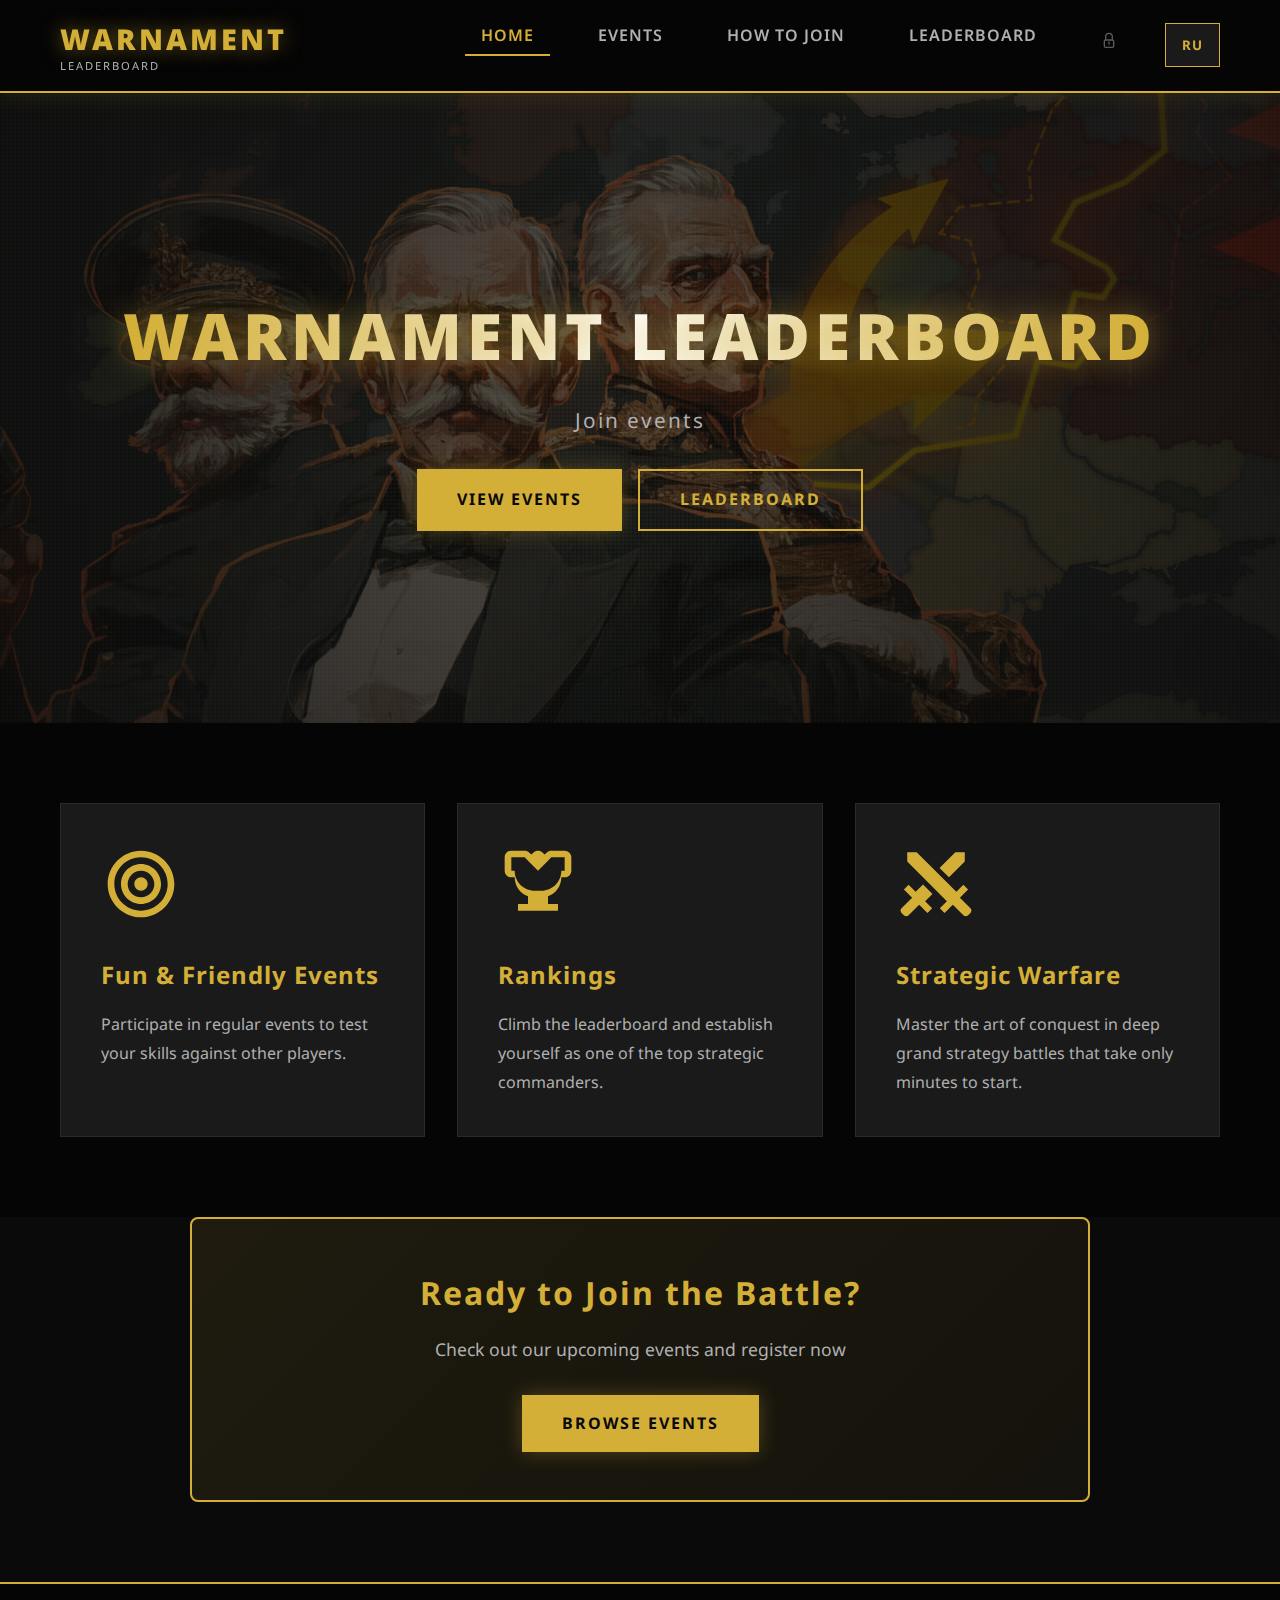
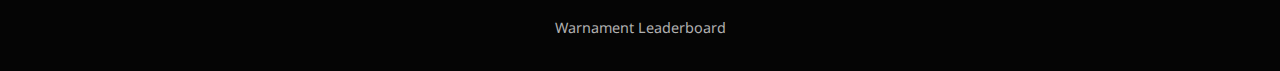
<file: index.html>
<!DOCTYPE html>
<html lang="en">
<head>
    <meta charset="UTF-8">
    <meta name="viewport" content="width=device-width, initial-scale=1.0">
    <title>Warnament Leaderboard - Home</title>
    <link rel="stylesheet" href="styles.css">
</head>
<body>
    <nav class="navbar">
        <div class="container">
            <div class="logo">
                <h1>WARNAMENT</h1>
                <span class="subtitle">LEADERBOARD</span>
            </div>
            <ul class="nav-links">
                <li><a href="index.html" class="active" data-i18n="nav.home">HOME</a></li>
                <li><a href="events.html" data-i18n="nav.events">EVENTS</a></li>
                <li><a href="how-to-join.html" data-i18n="nav.howToJoin">HOW TO JOIN</a></li>
                <li><a href="leaderboard.html" data-i18n="nav.leaderboard">LEADERBOARD</a></li>
                <li><a href="admin.html" class="admin-link" title="Admin Panel"><span style="display: inline-block; width: 16px; height: 16px; background: currentColor; -webkit-mask: url('data:image/svg+xml,<svg xmlns=%22http://www.w3.org/2000/svg%22 viewBox=%220 0 24 24%22><path d=%22M7 10V7a5 5 0 0110 0v3m-5 5v3m-5-6h10a2 2 0 012 2v7a2 2 0 01-2 2H7a2 2 0 01-2-2v-7a2 2 0 012-2z%22 fill=%22none%22 stroke=%22currentColor%22 stroke-width=%222%22 stroke-linecap=%22round%22/></svg>') center/contain no-repeat; mask: url('data:image/svg+xml,<svg xmlns=%22http://www.w3.org/2000/svg%22 viewBox=%220 0 24 24%22><path d=%22M7 10V7a5 5 0 0110 0v3m-5 5v3m-5-6h10a2 2 0 012 2v7a2 2 0 01-2 2H7a2 2 0 01-2-2v-7a2 2 0 012-2z%22 fill=%22none%22 stroke=%22currentColor%22 stroke-width=%222%22 stroke-linecap=%22round%22/></svg>') center/contain no-repeat; vertical-align: middle;"></span></a></li>
                <li><button id="langToggle" class="lang-toggle">RU</button></li>
            </ul>
        </div>
    </nav>

    <section class="hero">
        <div class="hero-overlay"></div>
        <div class="hero-content">
            <h1 class="hero-title" data-i18n="home.title">WARNAMENT LEADERBOARD</h1>
            <p class="hero-description" data-i18n="home.subtitle">Join events and prove your strategic mastery</p>
            <div class="hero-buttons">
                <a href="events.html" class="btn btn-primary" data-i18n="home.viewEvents">VIEW EVENTS</a>
                <a href="leaderboard.html" class="btn btn-secondary" data-i18n="home.leaderboard">LEADERBOARD</a>
            </div>
        </div>
    </section>

    <section class="features">
        <div class="container">
            <div class="feature-grid">
                <div class="feature-card">
                    <div class="feature-icon icon-target"></div>
                    <h3 data-i18n="home.competitiveEvents">Competitive Events</h3>
                    <p data-i18n="home.competitiveEventsDesc">Participate in regular events to test your skills against other players.</p>
                </div>
                <div class="feature-card">
                    <div class="feature-icon icon-trophy"></div>
                    <h3 data-i18n="home.rankings">Rankings</h3>
                    <p data-i18n="home.rankingsDesc">Climb the leaderboard and establish yourself as one of the top strategic commanders.</p>
                </div>
                <div class="feature-card">
                    <div class="feature-icon icon-sword"></div>
                    <h3 data-i18n="home.strategicWarfare">Strategic Warfare</h3>
                    <p data-i18n="home.strategicWarfareDesc">Master the art of conquest in deep grand strategy battles that take only minutes to start.</p>
                </div>
            </div>
        </div>
    </section>

    <section class="cta-section">
        <div class="container">
            <h2 data-i18n="home.readyTitle">Ready to Join the Battle?</h2>
            <p data-i18n="home.readyDesc">Check out our upcoming events and register now</p>
            <a href="events.html" class="btn btn-primary" data-i18n="home.browseEvents">BROWSE EVENTS</a>
        </div>
    </section>

    <footer class="footer">
        <div class="container">
            <p>Warnament Leaderboard</p>
        </div>
    </footer>
    <script src="language.js"></script>
</body>
</html>
</file>
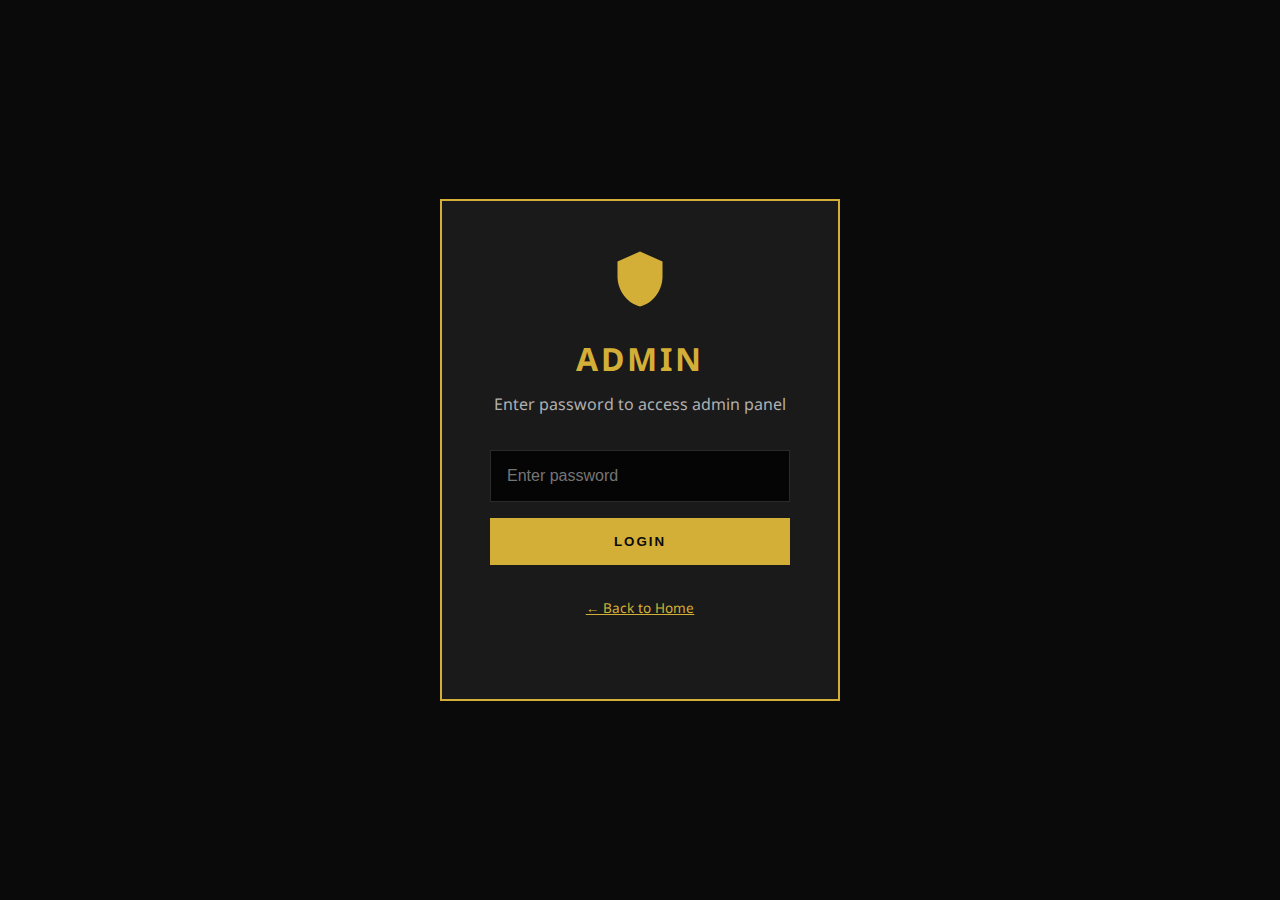
<file: admin.html>
<!DOCTYPE html>
<html lang="en">
<head>
    <meta charset="UTF-8">
    <meta name="viewport" content="width=device-width, initial-scale=1.0">
    <title>Admin Panel - Warnament Leaderboard</title>
    <link rel="stylesheet" href="styles.css">
    <style>
        /* Login Screen */
        .login-container {
            display: flex;
            justify-content: center;
            align-items: center;
            min-height: 100vh;
            padding: 20px;
        }
        .login-box {
            background: var(--card-bg);
            padding: 3rem;
            border: 2px solid var(--primary-color);
            max-width: 400px;
            width: 100%;
            text-align: center;
        }
        .login-box h1 {
            color: var(--primary-color);
            letter-spacing: 3px;
            margin-bottom: 0.5rem;
        }
        .login-box p {
            color: var(--text-secondary);
            margin-bottom: 2rem;
        }
        .login-box input {
            width: 100%;
            padding: 1rem;
            background: var(--darker-bg);
            border: 1px solid var(--border-color);
            color: var(--text-primary);
            margin-bottom: 1rem;
            font-size: 1rem;
        }
        .login-box input:focus {
            outline: none;
            border-color: var(--primary-color);
        }
        .login-box button {
            width: 100%;
            padding: 1rem;
            background: var(--primary-color);
            color: var(--dark-bg);
            border: none;
            font-weight: 900;
            letter-spacing: 2px;
            cursor: pointer;
            transition: all 0.3s;
        }
        .login-box button:hover {
            background: #f0c747;
            transform: translateY(-2px);
        }
        .error-message {
            background: var(--accent-red);
            color: white;
            padding: 0.75rem;
            margin-bottom: 1rem;
            border-radius: 4px;
            display: none;
        }
        .error-message.show {
            display: block;
        }
        .admin-panel {
            display: none;
        }
        .admin-panel.authenticated {
            display: block;
        }
        
        .admin-container {
            max-width: 1400px;
            margin: 2rem auto;
            padding: 0 20px;
        }
        .admin-header {
            background: var(--card-bg);
            padding: 2rem;
            margin-bottom: 2rem;
            border: 1px solid var(--primary-color);
            position: relative;
        }
        .logout-btn {
            position: absolute;
            top: 1rem;
            right: 1rem;
            background: var(--accent-red);
            color: white;
            padding: 0.5rem 1rem;
            border: none;
            cursor: pointer;
            font-weight: 600;
            letter-spacing: 1px;
            transition: all 0.3s;
        }
        .logout-btn:hover {
            background: #a01527;
        }
        .admin-grid {
            display: grid;
            grid-template-columns: 1fr 1fr;
            gap: 2rem;
            margin-bottom: 2rem;
        }
        .admin-section {
            background: var(--card-bg);
            padding: 2rem;
            border: 1px solid var(--border-color);
        }
        .admin-section h2 {
            color: var(--primary-color);
            margin-bottom: 1.5rem;
            letter-spacing: 2px;
        }
        .event-list-item {
            background: var(--darker-bg);
            padding: 1rem;
            margin-bottom: 1rem;
            border-left: 3px solid var(--primary-color);
            cursor: pointer;
            transition: all 0.3s;
        }
        .event-list-item:hover {
            background: var(--card-bg);
            transform: translateX(5px);
        }
        .event-list-item.active {
            background: var(--card-bg);
            border-left-color: var(--accent-blue);
        }
        .event-list-item h4 {
            color: var(--primary-color);
            margin-bottom: 0.5rem;
        }
        .event-list-item p {
            color: var(--text-secondary);
            font-size: 0.9rem;
        }
        .player-list {
            max-height: 400px;
            overflow-y: auto;
        }
        .player-item {
            display: flex;
            justify-content: space-between;
            align-items: center;
            padding: 0.75rem;
            background: var(--darker-bg);
            margin-bottom: 0.5rem;
            border-left: 2px solid var(--accent-blue);
        }
        .player-item .player-name {
            color: var(--text-primary);
            font-weight: 600;
        }
        .player-item .player-time {
            color: var(--text-secondary);
            font-size: 0.85rem;
        }
        .no-data {
            text-align: center;
            padding: 2rem;
            color: var(--text-secondary);
        }
        .stats-grid {
            display: grid;
            grid-template-columns: repeat(3, 1fr);
            gap: 1rem;
            margin-bottom: 2rem;
        }
        .stat-card {
            background: var(--darker-bg);
            padding: 1.5rem;
            text-align: center;
            border-top: 3px solid var(--primary-color);
        }
        .stat-card .stat-number {
            font-size: 2rem;
            font-weight: 900;
            color: var(--primary-color);
        }
        .stat-card .stat-label {
            color: var(--text-secondary);
            margin-top: 0.5rem;
            letter-spacing: 1px;
        }
        .btn-delete {
            background: var(--accent-red);
            color: white;
            padding: 0.4rem 0.8rem;
            border: none;
            cursor: pointer;
            font-size: 0.85rem;
            transition: all 0.3s;
        }
        .btn-delete:hover {
            background: #a01527;
        }
        @media (max-width: 768px) {
            .admin-grid {
                grid-template-columns: 1fr;
            }
            .stats-grid {
                grid-template-columns: 1fr;
            }
            .login-box {
                padding: 2rem;
            }
            .admin-header {
                padding: 1.5rem;
            }
            .admin-header h1 {
                font-size: 1.5rem;
            }
            .logout-btn {
                position: static;
                width: 100%;
                margin-bottom: 1rem;
            }
            .admin-section {
                padding: 1.5rem;
            }
            .admin-section h2 {
                font-size: 1.2rem;
            }
            .event-list-item {
                padding: 0.75rem;
            }
            .event-list-item h4 {
                font-size: 1rem;
            }
            .event-list-item p {
                font-size: 0.8rem;
            }
            .player-item {
                flex-direction: column;
                align-items: flex-start;
                gap: 0.5rem;
            }
            .stat-card .stat-number {
                font-size: 1.5rem;
            }
            .stat-card .stat-label {
                font-size: 0.85rem;
            }
            /* Make modal full screen on mobile */
            #eventModal .modal-content {
                width: 100%;
                height: 100%;
                max-width: 100%;
                margin: 0;
                border-radius: 0;
            }
        }
        @media (max-width: 480px) {
            .login-box h1 {
                font-size: 1.5rem;
            }
            .admin-header h1 {
                font-size: 1.2rem;
                letter-spacing: 2px;
            }
            .stat-card {
                padding: 1rem;
            }
            .stat-card .stat-number {
                font-size: 1.3rem;
            }
        }
    </style>
</head>
<body>
    <!-- Login Screen -->
    <div id="loginScreen" class="login-container">
        <div class="login-box">
            <div class="icon-shield" style="width: 60px; height: 60px; margin: 0 auto 1rem;"></div>
            <h1>ADMIN</h1>
            <p>Enter password to access admin panel</p>
            
            <div id="errorMessage" class="error-message">
                Incorrect password. Please try again.
            </div>
            
            <form id="loginForm">
                <input 
                    type="password" 
                    id="passwordInput" 
                    placeholder="Enter password" 
                    required
                    autocomplete="off"
                >
                <button type="submit">LOGIN</button>
            </form>
            
            <p style="margin-top: 2rem; font-size: 0.85rem;">
                <a href="index.html" style="color: var(--primary-color);">← Back to Home</a>
            </p>
        </div>
    </div>

    <!-- Admin Panel (hidden until authenticated) -->
    <div id="adminPanel" class="admin-panel">
        <nav class="navbar">
            <div class="container">
                <div class="logo">
                    <h1>WARNAMENT</h1>
                    <span class="subtitle">ADMIN PANEL</span>
                </div>
                <ul class="nav-links">
                    <li><a href="index.html">HOME</a></li>
                    <li><a href="events.html">EVENTS</a></li>
                    <li><a href="leaderboard.html">LEADERBOARD</a></li>
                    <li><a href="admin.html" class="active">ADMIN</a></li>
                </ul>
            </div>
        </nav>

        <div class="admin-container">
        <div class="admin-header">
            <button class="logout-btn" onclick="logout()">LOGOUT</button>
            <h1 style="color: var(--primary-color); letter-spacing: 3px;">ADMIN DASHBOARD</h1>
            <p style="color: var(--text-secondary);">Manage events and view registrations</p>
        </div>

        <div class="stats-grid">
            <div class="stat-card">
                <div class="stat-number" id="totalEvents">0</div>
                <div class="stat-label">TOTAL EVENTS</div>
            </div>
            <div class="stat-card">
                <div class="stat-number" id="totalRegistrations">0</div>
                <div class="stat-label">TOTAL REGISTRATIONS</div>
            </div>
            <div class="stat-card">
                <div class="stat-number" id="activeEvents">0</div>
                <div class="stat-label">ACTIVE EVENTS</div>
            </div>
        </div>

        <div class="admin-grid">
            <div class="admin-section">
                <h2><span class="icon-calendar" style="display: inline-block; width: 24px; height: 24px; vertical-align: middle; margin-right: 0.5rem;"></span>MANAGE EVENTS</h2>
                <button class="btn btn-primary" style="width: 100%; margin-bottom: 1.5rem;" onclick="showAddEventForm()">+ ADD NEW EVENT</button>
                
                <div id="eventsList">
                    <!-- Events will be loaded here -->
                </div>
            </div>

            <div class="admin-section">
                <h2><span class="icon-target" style="display: inline-block; width: 24px; height: 24px; vertical-align: middle; margin-right: 0.5rem;"></span>REGISTERED PLAYERS</h2>
                <p id="selectedEventName" style="color: var(--text-secondary); margin-bottom: 1rem;">Select an event to view registrations</p>
                
                <div class="player-list" id="playersList">
                    <div class="no-data">Select an event from the left</div>
                </div>
            </div>
        </div>
    </div>
    </div>
    <!-- End Admin Panel -->

    <!-- Add/Edit Event Modal -->
    <div id="eventModal" class="modal">
        <div class="modal-content">
            <span class="close" onclick="closeEventModal()">&times;</span>
            <h2 id="modalTitle">Add New Event</h2>
            <form id="eventForm">
                <div class="form-group">
                    <label for="eventNameInput">Event Name</label>
                    <input type="text" id="eventNameInput" required>
                </div>
                <div class="form-group">
                    <label for="eventDateInput">Event Date</label>
                    <input type="datetime-local" id="eventDateInput" required>
                </div>
                <div class="form-group">
                    <label for="eventDescInput">Description</label>
                    <textarea id="eventDescInput" rows="4" required></textarea>
                </div>
                <div class="form-group">
                    <label for="eventPrizeInput">Prize Pool</label>
                    <input type="text" id="eventPrizeInput" placeholder="e.g., $500">
                </div>
                <div class="form-group">
                    <label for="eventStatusInput">Status</label>
                    <select id="eventStatusInput">
                        <option value="upcoming">Upcoming</option>
                        <option value="live">Live</option>
                    </select>
                </div>
                <button type="submit" class="btn btn-primary">SAVE EVENT</button>
            </form>
        </div>
    </div>

    <script>
        // Password protection
        const ADMIN_PASSWORD = 'warnament2025'; // ⚠️ CHANGE THIS PASSWORD!
        
        // Check if already logged in
        document.addEventListener('DOMContentLoaded', () => {
            const isAuthenticated = sessionStorage.getItem('adminAuth') === 'true';
            if (isAuthenticated) {
                showAdminPanel();
            }
        });
        
        // Handle login
        document.getElementById('loginForm').addEventListener('submit', (e) => {
            e.preventDefault();
            const password = document.getElementById('passwordInput').value;
            
            if (password === ADMIN_PASSWORD) {
                // Correct password
                sessionStorage.setItem('adminAuth', 'true');
                showAdminPanel();
            } else {
                // Wrong password
                document.getElementById('errorMessage').classList.add('show');
                document.getElementById('passwordInput').value = '';
                document.getElementById('passwordInput').focus();
                
                // Hide error after 3 seconds
                setTimeout(() => {
                    document.getElementById('errorMessage').classList.remove('show');
                }, 3000);
            }
        });
        
        // Show admin panel
        function showAdminPanel() {
            document.getElementById('loginScreen').style.display = 'none';
            document.getElementById('adminPanel').classList.add('authenticated');
        }
        
        // Logout function
        function logout() {
            sessionStorage.removeItem('adminAuth');
            location.reload();
        }
    </script>
    <script src="admin.js"></script>
</body>
</html>
</file>
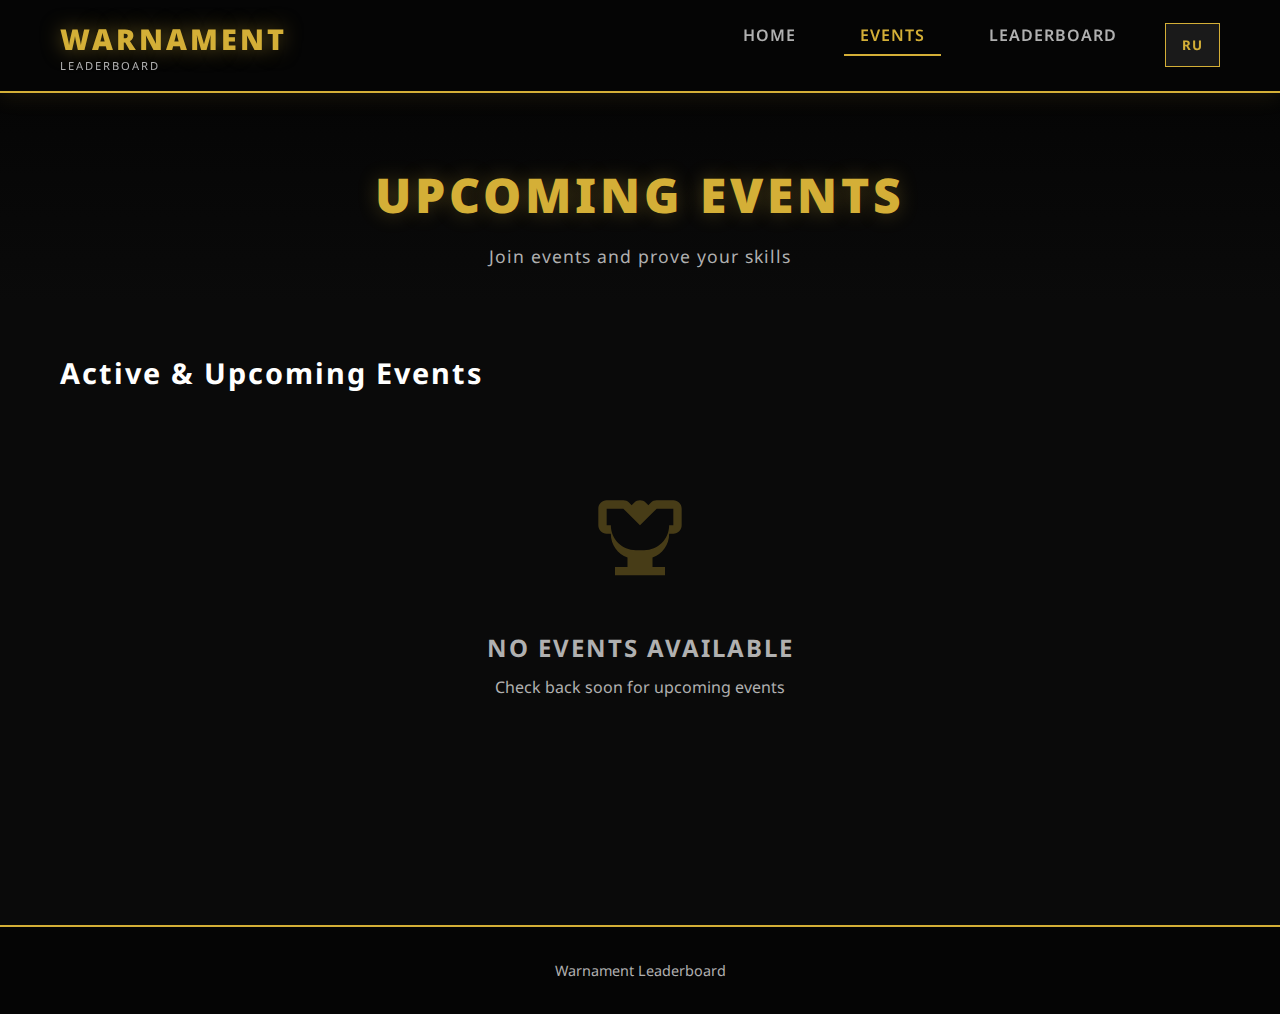
<file: events.html>
<!DOCTYPE html>
<html lang="en">
<head>
    <meta charset="UTF-8">
    <meta name="viewport" content="width=device-width, initial-scale=1.0">
    <title>Warnament Leaderboard - Events</title>
    <link rel="stylesheet" href="styles.css">
</head>
<body>
    <nav class="navbar">
        <div class="container">
            <div class="logo">
                <h1>WARNAMENT</h1>
                <span class="subtitle">LEADERBOARD</span>
            </div>
            <ul class="nav-links">
                <li><a href="index.html" data-i18n="nav.home">HOME</a></li>
                <li><a href="events.html" class="active" data-i18n="nav.events">EVENTS</a></li>
                <li><a href="leaderboard.html" data-i18n="nav.leaderboard">LEADERBOARD</a></li>
                <li><button id="langToggle" class="lang-toggle">RU</button></li>
            </ul>
        </div>
    </nav>

    <section class="page-header">
        <div class="container">
            <h1 data-i18n="events.title">UPCOMING EVENTS</h1>
            <p data-i18n="events.subtitle">Join events</p>
        </div>
    </section>

    <section class="events-section">
        <div class="container">
            <div class="events-header">
                <h2 data-i18n="events.activeUpcoming">Active & Upcoming Events</h2>
            </div>

            <div class="events-grid" id="eventsGrid">
                <!-- Events will be dynamically loaded here -->
            </div>
        </div>
    </section>

    <!-- Event Details Modal -->
    <div id="eventDetailsModal" class="modal">
        <div class="modal-content">
            <span class="close">&times;</span>
            <div id="eventDetailsContent">
                <!-- Event details will be loaded here -->
            </div>
        </div>
    </div>

    <!-- Enter Event Modal -->
    <div id="enterEventModal" class="modal">
        <div class="modal-content">
            <span class="close">&times;</span>
            <h2 data-i18n="events.enterEvent">Enter Event</h2>
            <div id="enterEventInfo"></div>
            <form id="enterEventForm">
                <div class="form-group">
                    <label for="discordUsername" data-i18n="events.discordUsername">Discord Username</label>
                    <input type="text" id="discordUsername" placeholder="YourUsername#1234" required>
                </div>
                <button type="submit" class="btn btn-primary" data-i18n="events.register">REGISTER</button>
            </form>
        </div>
    </div>

    <footer class="footer">
        <div class="container">
            <p>Warnament Leaderboard</p>
        </div>
    </footer>

    <script src="language.js"></script>
    <script src="events.js"></script>
</body>
</html>
</file>
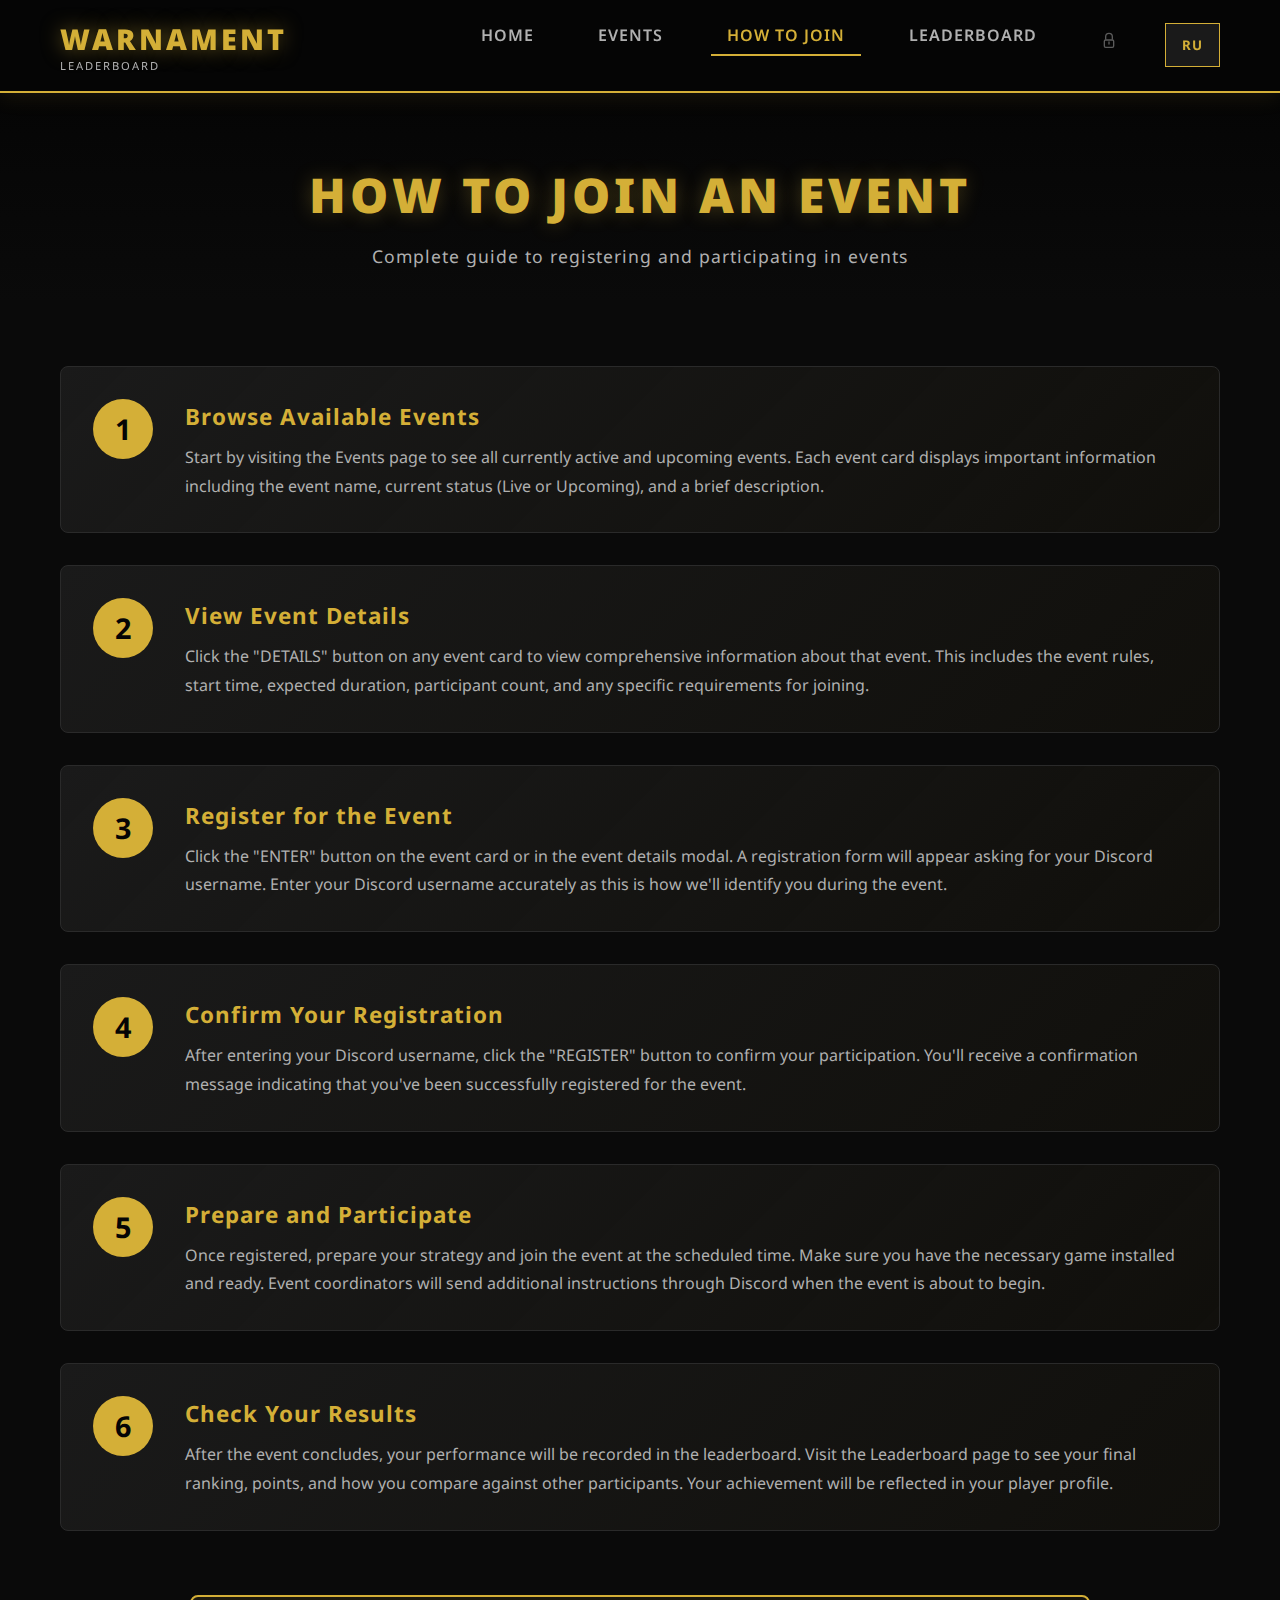
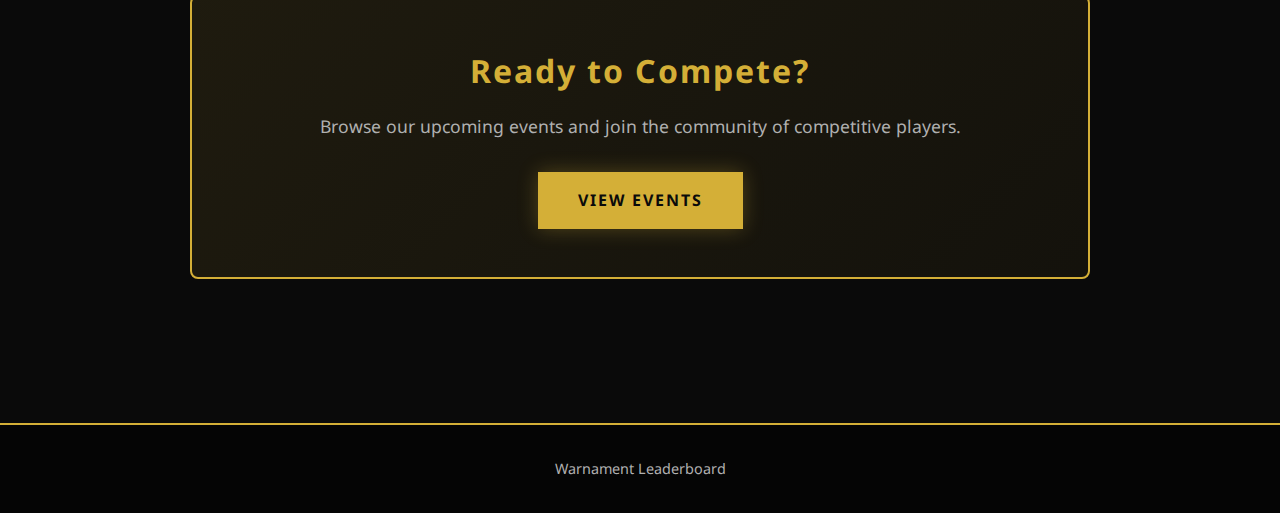
<file: how-to-join.html>
<!DOCTYPE html>
<html lang="en">
<head>
    <meta charset="UTF-8">
    <meta name="viewport" content="width=device-width, initial-scale=1.0">
    <title>Warnament Leaderboard - How to Join Event</title>
    <link rel="stylesheet" href="styles.css">
</head>
<body>
    <nav class="navbar">
        <div class="container">
            <div class="logo">
                <h1>WARNAMENT</h1>
                <span class="subtitle">LEADERBOARD</span>
            </div>
            <ul class="nav-links">
                <li><a href="index.html" data-i18n="nav.home">HOME</a></li>
                <li><a href="events.html" data-i18n="nav.events">EVENTS</a></li>
                <li><a href="how-to-join.html" class="active" data-i18n="nav.howToJoin">HOW TO JOIN</a></li>
                <li><a href="leaderboard.html" data-i18n="nav.leaderboard">LEADERBOARD</a></li>
                <li><a href="admin.html" class="admin-link" title="Admin Panel"><span style="display: inline-block; width: 16px; height: 16px; background: currentColor; -webkit-mask: url('data:image/svg+xml,<svg xmlns=%22http://www.w3.org/2000/svg%22 viewBox=%220 0 24 24%22><path d=%22M7 10V7a5 5 0 0110 0v3m-5 5v3m-5-6h10a2 2 0 012 2v7a2 2 0 01-2 2H7a2 2 0 01-2-2v-7a2 2 0 012-2z%22 fill=%22none%22 stroke=%22currentColor%22 stroke-width=%222%22 stroke-linecap=%22round%22/></svg>') center/contain no-repeat; mask: url('data:image/svg+xml,<svg xmlns=%22http://www.w3.org/2000/svg%22 viewBox=%220 0 24 24%22><path d=%22M7 10V7a5 5 0 0110 0v3m-5 5v3m-5-6h10a2 2 0 012 2v7a2 2 0 01-2 2H7a2 2 0 01-2-2v-7a2 2 0 012-2z%22 fill=%22none%22 stroke=%22currentColor%22 stroke-width=%222%22 stroke-linecap=%22round%22/></svg>') center/contain no-repeat; vertical-align: middle;"></span></a></li>
                <li><button id="langToggle" class="lang-toggle">RU</button></li>
            </ul>
        </div>
    </nav>

    <section class="page-header">
        <div class="container">
            <h1 data-i18n="howToJoin.title">HOW TO JOIN AN EVENT</h1>
            <p data-i18n="howToJoin.subtitle">Complete guide to registering and participating in events</p>
        </div>
    </section>

    <section class="how-to-section">
        <div class="container">
            <div class="guide-content">
                <!-- Step 1 -->
                <div class="guide-step">
                    <div class="step-number">1</div>
                    <div class="step-content">
                        <h3 data-i18n="howToJoin.step1Title">Browse Available Events</h3>
                        <p data-i18n="howToJoin.step1Desc">Start by visiting the Events page to see all currently active and upcoming events. Each event card displays important information including the event name, current status (Live or Upcoming), and a brief description.</p>
                    </div>
                </div>

                <!-- Step 2 -->
                <div class="guide-step">
                    <div class="step-number">2</div>
                    <div class="step-content">
                        <h3 data-i18n="howToJoin.step2Title">View Event Details</h3>
                        <p data-i18n="howToJoin.step2Desc">Click the "DETAILS" button on any event card to view comprehensive information about that event. This includes the event rules, start time, expected duration, participant count, and any specific requirements for joining.</p>
                    </div>
                </div>

                <!-- Step 3 -->
                <div class="guide-step">
                    <div class="step-number">3</div>
                    <div class="step-content">
                        <h3 data-i18n="howToJoin.step3Title">Register for the Event</h3>
                        <p data-i18n="howToJoin.step3Desc">Click the "ENTER" button on the event card or in the event details modal. A registration form will appear asking for your Discord username. Enter your Discord username accurately as this is how we'll identify you during the event.</p>
                    </div>
                </div>

                <!-- Step 4 -->
                <div class="guide-step">
                    <div class="step-number">4</div>
                    <div class="step-content">
                        <h3 data-i18n="howToJoin.step4Title">Confirm Your Registration</h3>
                        <p data-i18n="howToJoin.step4Desc">After entering your Discord username, click the "REGISTER" button to confirm your participation. You'll receive a confirmation message indicating that you've been successfully registered for the event.</p>
                    </div>
                </div>

                <!-- Step 5 -->
                <div class="guide-step">
                    <div class="step-number">5</div>
                    <div class="step-content">
                        <h3 data-i18n="howToJoin.step5Title">Prepare and Participate</h3>
                        <p data-i18n="howToJoin.step5Desc">Once registered, prepare your strategy and join the event at the scheduled time. Make sure you have the necessary game installed and ready. Event coordinators will send additional instructions through Discord when the event is about to begin.</p>
                    </div>
                </div>

                <!-- Step 6 -->
                <div class="guide-step">
                    <div class="step-number">6</div>
                    <div class="step-content">
                        <h3 data-i18n="howToJoin.step6Title">Check Your Results</h3>
                        <p data-i18n="howToJoin.step6Desc">After the event concludes, your performance will be recorded in the leaderboard. Visit the Leaderboard page to see your final ranking, points, and how you compare against other participants. Your achievement will be reflected in your player profile.</p>
                    </div>
                </div>
            </div>

            <!-- CTA Section -->
            <div class="cta-section">
                <h2 data-i18n="howToJoin.ctaTitle">Ready to Compete?</h2>
                <p data-i18n="howToJoin.ctaDesc">Browse our upcoming events and join the community of competitive players.</p>
                <a href="events.html" class="btn btn-primary" data-i18n="howToJoin.viewEvents">VIEW EVENTS</a>
            </div>
        </div>
    </section>

    <footer class="footer">
        <div class="container">
            <p>Warnament Leaderboard</p>
        </div>
    </footer>

    <script src="language.js"></script>
    <script>
        // Initialize language on page load
        document.addEventListener('DOMContentLoaded', function() {
            const lang = localStorage.getItem('language') || 'en';
            updateLanguage(lang);
            updateActiveNavLink();
        });

        // Update active nav link
        function updateActiveNavLink() {
            document.querySelectorAll('.nav-links a').forEach(link => {
                link.classList.remove('active');
            });
            const currentPage = window.location.pathname.split('/').pop() || 'index.html';
            document.querySelectorAll('.nav-links a').forEach(link => {
                if (link.getAttribute('href') === currentPage) {
                    link.classList.add('active');
                }
            });
        }

        // Language toggle
        document.getElementById('langToggle').addEventListener('click', function() {
            const currentLang = localStorage.getItem('language') || 'en';
            const newLang = currentLang === 'en' ? 'ru' : 'en';
            localStorage.setItem('language', newLang);
            updateLanguage(newLang);
            this.textContent = newLang.toUpperCase();
        });

        function updateLanguage(lang) {
            document.querySelectorAll('[data-i18n]').forEach(element => {
                const keys = element.getAttribute('data-i18n').split('.');
                let value = translations[lang];
                for (let key of keys) {
                    value = value[key];
                }
                if (value) element.textContent = value;
            });
            document.getElementById('langToggle').textContent = lang.toUpperCase();
        }
    </script>
</body>
</html>
</file>
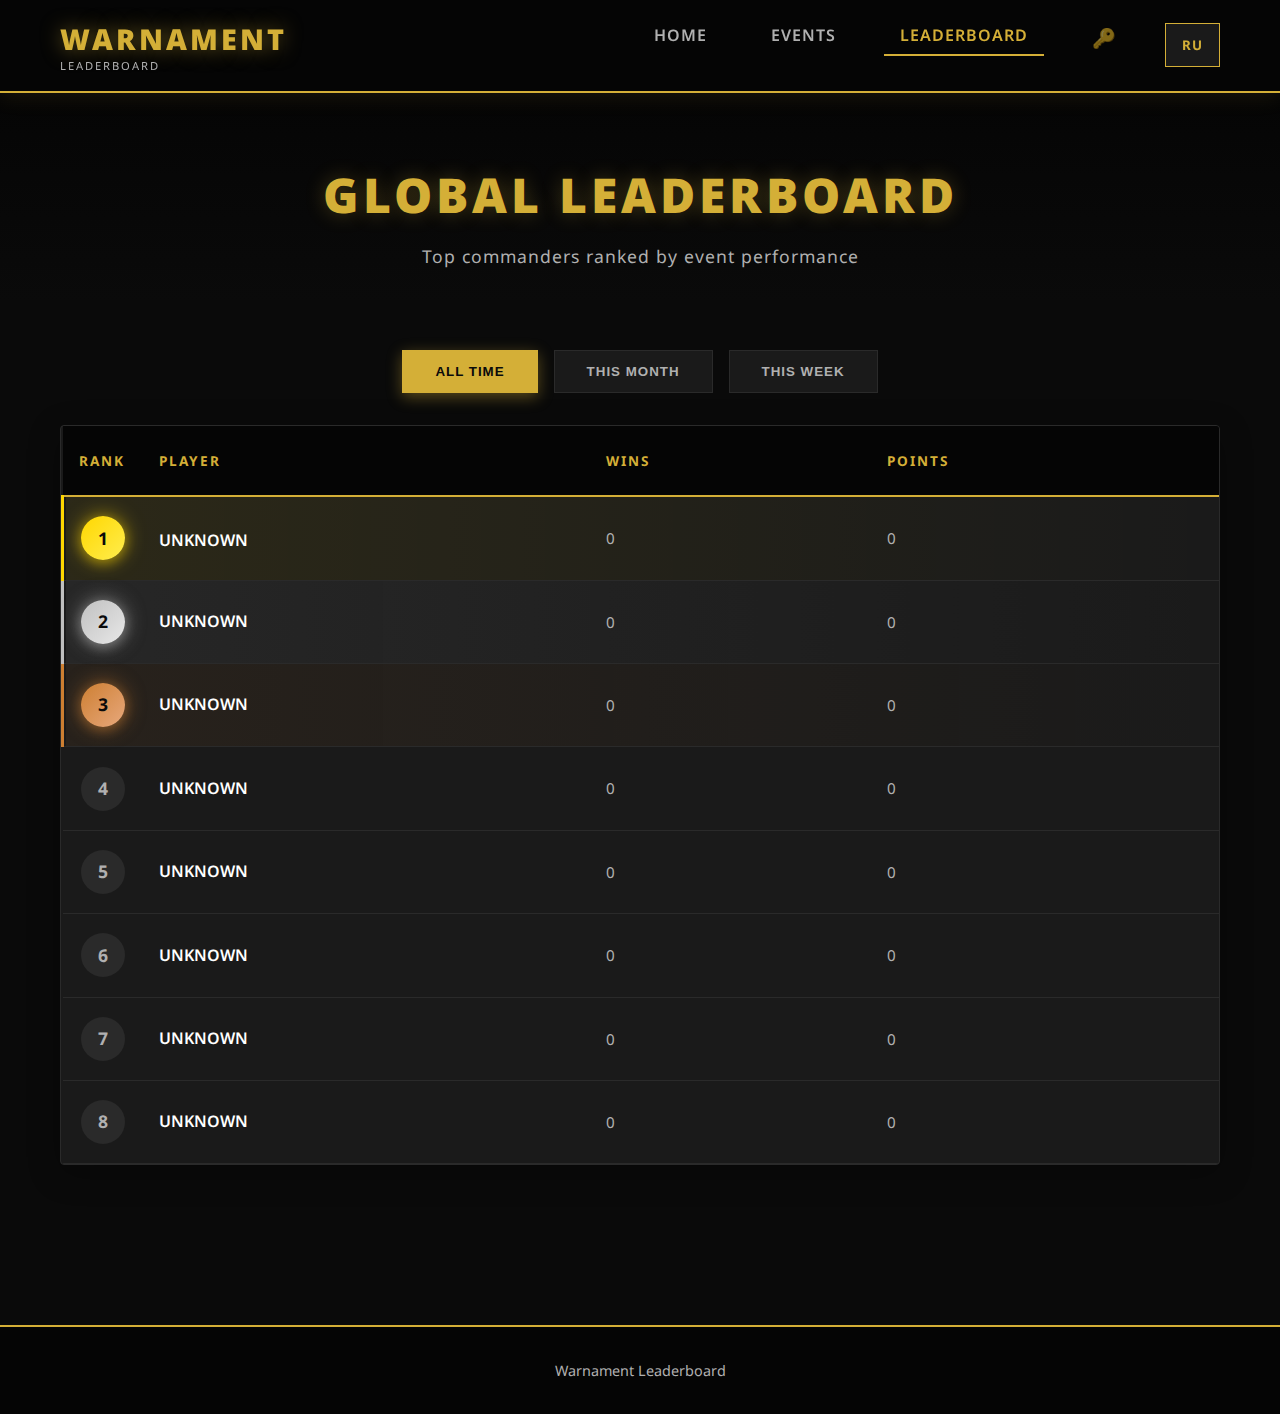
<file: leaderboard.html>
<!DOCTYPE html>
<html lang="en">
<head>
    <meta charset="UTF-8">
    <meta name="viewport" content="width=device-width, initial-scale=1.0">
    <title>Warnament Leaderboard - Rankings</title>
    <link rel="stylesheet" href="styles.css">
</head>
<body>
    <nav class="navbar">
        <div class="container">
            <div class="logo">
                <h1>WARNAMENT</h1>
                <span class="subtitle">LEADERBOARD</span>
            </div>
            <ul class="nav-links">
                <li><a href="index.html" data-i18n="nav.home">HOME</a></li>
                <li><a href="events.html" data-i18n="nav.events">EVENTS</a></li>
                <li><a href="leaderboard.html" class="active" data-i18n="nav.leaderboard">LEADERBOARD</a></li>
                <li><a href="admin.html" class="admin-link" title="Admin Panel">🔑</a></li>
                <li><button id="langToggle" class="lang-toggle">RU</button></li>
            </ul>
        </div>
    </nav>

    <section class="page-header">
        <div class="container">
            <h1 data-i18n="leaderboard.title">GLOBAL LEADERBOARD</h1>
            <p data-i18n="leaderboard.subtitle">Top commanders ranked by event performance</p>
        </div>
    </section>

    <section class="leaderboard-section">
        <div class="container">
            <div class="leaderboard-filters">
                <button class="filter-btn active" data-filter="all" data-i18n="leaderboard.allTime">ALL TIME</button>
                <button class="filter-btn" data-filter="monthly" data-i18n="leaderboard.thisMonth">THIS MONTH</button>
                <button class="filter-btn" data-filter="weekly" data-i18n="leaderboard.thisWeek">THIS WEEK</button>
            </div>

            <div class="leaderboard-table">
                <table>
                    <thead>
                        <tr>
                            <th data-i18n="leaderboard.rank">RANK</th>
                            <th data-i18n="leaderboard.player">PLAYER</th>
                            <th data-i18n="leaderboard.wins">WINS</th>
                            <th data-i18n="leaderboard.points">POINTS</th>
                        </tr>
                    </thead>
                    <tbody id="leaderboardBody">
                        <tr class="rank-1">
                            <td><span class="rank-badge gold">1</span></td>
                            <td>
                                <div class="player-info">
                                    <div class="player-avatar icon-crown"></div>
                                    <span class="player-name">UNKNOWN</span>
                                </div>
                            </td>
                            <td>0</td>
                            <td>0</td>
                        </tr>
                        <tr class="rank-2">
                            <td><span class="rank-badge silver">2</span></td>
                            <td>
                                <div class="player-info">
                                    <span class="player-name">UNKNOWN</span>
                                </div>
                            </td>
                            <td>0</td>
                            <td>0</td>
                        </tr>
                        <tr class="rank-3">
                            <td><span class="rank-badge bronze">3</span></td>
                            <td>
                                <div class="player-info">
                                    <span class="player-name">UNKNOWN</span>
                                </div>
                            </td>
                            <td>0</td>
                            <td>0</td>
                        </tr>
                        <tr>
                            <td><span class="rank-badge">4</span></td>
                            <td>
                                <div class="player-info">
                                    <span class="player-name">UNKNOWN</span>
                                </div>
                            </td>
                            <td>0</td>
                            <td>0</td>
                        </tr>
                        <tr>
                            <td><span class="rank-badge">5</span></td>
                            <td>
                                <div class="player-info">
                                    <span class="player-name">UNKNOWN</span>
                                </div>
                            </td>
                            <td>0</td>
                            <td>0</td>
                        </tr>
                        <tr>
                            <td><span class="rank-badge">6</span></td>
                            <td>
                                <div class="player-info">
                                    <span class="player-name">UNKNOWN</span>
                                </div>
                            </td>
                            <td>0</td>
                            <td>0</td>
                        </tr>
                        <tr>
                            <td><span class="rank-badge">7</span></td>
                            <td>
                                <div class="player-info">
                                    <span class="player-name">UNKNOWN</span>
                                </div>
                            </td>
                            <td>0</td>
                            <td>0</td>
                        </tr>
                        <tr>
                            <td><span class="rank-badge">8</span></td>
                            <td>
                                <div class="player-info">
                                    <span class="player-name">UNKNOWN</span>
                                </div>
                            </td>
                            <td>0</td>
                            <td>0</td>
                        </tr>
                    </tbody>
                </table>
            </div>
        </div>
    </section>

    <footer class="footer">
        <div class="container">
            <p>Warnament Leaderboard</p>
        </div>
    </footer>

    <script src="language.js"></script>
    <script src="leaderboard.js"></script>
</body>
</html>
</file>
<file: styles.css>
/* Font Definitions */
@font-face {
    font-family: 'Noto Sans';
    src: url('NotoSans-VariableFont_wdth,wght.ttf') format('truetype');
    font-weight: 100 900;
    font-style: normal;
    font-display: swap;
}

@font-face {
    font-family: 'Noto Sans';
    src: url('NotoSans-Italic-VariableFont_wdth,wght.ttf') format('truetype');
    font-weight: 100 900;
    font-style: italic;
    font-display: swap;
}

@font-face {
    font-family: 'Noto Sans RU';
    src: url('NotoSans-VariableFont_wdth,wghtRU.ttf') format('truetype');
    font-weight: 100 900;
    font-style: normal;
    font-display: swap;
    unicode-range: U+0400-04FF, U+0500-052F, U+2DE0-2DFF, U+A640-A69F;
}

@font-face {
    font-family: 'Noto Sans RU';
    src: url('NotoSans-Italic-VariableFont_wdth,wghtRU.ttf') format('truetype');
    font-weight: 100 900;
    font-style: italic;
    font-display: swap;
    unicode-range: U+0400-04FF, U+0500-052F, U+2DE0-2DFF, U+A640-A69F;
}

* {
    margin: 0;
    padding: 0;
    box-sizing: border-box;
}

/* Mobile-friendly touch targets */
html {
    -webkit-tap-highlight-color: rgba(212, 175, 55, 0.2);
    touch-action: manipulation;
}

body {
    -webkit-font-smoothing: antialiased;
    -moz-osx-font-smoothing: grayscale;
}

:root {
    --primary-color: #d4af37;
    --secondary-color: #8b7355;
    --dark-bg: #0a0a0a;
    --darker-bg: #050505;
    --card-bg: #1a1a1a;
    --text-primary: #ffffff;
    --text-secondary: #b0b0b0;
    --border-color: #2a2a2a;
    --accent-red: #c41e3a;
    --accent-blue: #4a90e2;
}

body {
    font-family: 'Noto Sans', 'Noto Sans RU', 'Segoe UI', Tahoma, Geneva, Verdana, sans-serif;
    background-color: var(--dark-bg);
    color: var(--text-primary);
    line-height: 1.6;
    overflow-x: hidden; /* Prevent horizontal scroll on mobile */
}

html {
    scroll-behavior: smooth;
}

.container {
    max-width: 1200px;
    margin: 0 auto;
    padding: 0 20px;
}

/* Navbar */
.navbar {
    background-color: var(--darker-bg);
    border-bottom: 2px solid var(--primary-color);
    padding: 1rem 0;
    position: sticky;
    top: 0;
    z-index: 1000;
    box-shadow: 0 4px 20px rgba(212, 175, 55, 0.1);
}

.navbar .container {
    display: flex;
    justify-content: space-between;
    align-items: center;
}

.logo h1 {
    font-size: 1.8rem;
    font-weight: 900;
    letter-spacing: 3px;
    color: var(--primary-color);
    text-shadow: 0 0 20px rgba(212, 175, 55, 0.5);
}

.logo .subtitle {
    font-size: 0.7rem;
    color: var(--text-secondary);
    letter-spacing: 2px;
    display: block;
    margin-top: -5px;
}

.nav-links {
    display: flex;
    list-style: none;
    gap: 2rem;
}

.nav-links a {
    color: var(--text-secondary);
    text-decoration: none;
    font-weight: 600;
    letter-spacing: 1px;
    transition: color 0.3s;
    padding: 0.5rem 1rem;
    border-bottom: 2px solid transparent;
}

.nav-links a:hover,
.nav-links a.active {
    color: var(--primary-color);
    border-bottom-color: var(--primary-color);
}

/* Admin Link - Subtle Key Icon */
.admin-link {
    opacity: 0.5;
    font-size: 1.2rem;
    transition: all 0.3s;
}

.admin-link:hover {
    opacity: 1;
    transform: scale(1.2);
    filter: drop-shadow(0 0 8px rgba(212, 175, 55, 0.6));
}

/* Language Toggle Button */
.lang-toggle {
    background: var(--card-bg);
    color: var(--primary-color);
    border: 1px solid var(--primary-color);
    padding: 0.5rem 1rem;
    font-weight: 700;
    letter-spacing: 1px;
    cursor: pointer;
    transition: all 0.3s;
    font-family: inherit;
    min-height: 44px; /* Mobile-friendly touch target */
    display: inline-flex;
    align-items: center;
    justify-content: center;
}

.lang-toggle:hover {
    background: var(--primary-color);
    color: var(--dark-bg);
}

/* Hero Section */
.hero {
    position: relative;
    height: 70vh;
    display: flex;
    align-items: center;
    justify-content: center;
    background: linear-gradient(rgba(10, 10, 10, 0.7), rgba(10, 10, 10, 0.7)), url('W_4k(1).jpg');
    background-size: cover;
    background-position: center;
    background-attachment: fixed;
    overflow: hidden;
}

.hero::before {
    content: '';
    position: absolute;
    top: 0;
    left: 0;
    right: 0;
    bottom: 0;
    background-image: 
        repeating-linear-gradient(0deg, transparent, transparent 2px, rgba(212, 175, 55, 0.03) 2px, rgba(212, 175, 55, 0.03) 4px),
        repeating-linear-gradient(90deg, transparent, transparent 2px, rgba(212, 175, 55, 0.03) 2px, rgba(212, 175, 55, 0.03) 4px);
}

.hero-overlay {
    position: absolute;
    top: 0;
    left: 0;
    right: 0;
    bottom: 0;
    background: radial-gradient(circle at center, transparent 0%, rgba(10, 10, 10, 0.6) 100%);
}

.hero-content {
    position: relative;
    text-align: center;
    z-index: 1;
}

.hero-title {
    font-size: 4rem;
    font-weight: 900;
    letter-spacing: 5px;
    margin-bottom: 1rem;
    text-shadow: 0 0 30px rgba(212, 175, 55, 0.5);
    background: linear-gradient(to right, var(--primary-color), #fff, var(--primary-color));
    -webkit-background-clip: text;
    -webkit-text-fill-color: transparent;
    background-clip: text;
}

.hero-description {
    font-size: 1.3rem;
    color: var(--text-secondary);
    margin-bottom: 2rem;
    letter-spacing: 2px;
}

.hero-buttons {
    display: flex;
    gap: 1rem;
    justify-content: center;
}

/* Buttons */
.btn {
    padding: 1rem 2.5rem;
    font-size: 1rem;
    font-weight: 700;
    letter-spacing: 2px;
    text-decoration: none;
    border: none;
    cursor: pointer;
    transition: all 0.3s;
    position: relative;
    overflow: hidden;
    min-height: 44px; /* Minimum touch target size for mobile */
    display: inline-flex;
    align-items: center;
    justify-content: center;
}

.btn-primary {
    background: var(--primary-color);
    color: var(--dark-bg);
    box-shadow: 0 0 20px rgba(212, 175, 55, 0.3);
}

.btn-primary:hover {
    background: #e6c248;
    box-shadow: 0 0 30px rgba(212, 175, 55, 0.6);
    transform: translateY(-2px);
}

.btn-secondary {
    background: transparent;
    color: var(--primary-color);
    border: 2px solid var(--primary-color);
}

.btn-secondary:hover {
    background: var(--primary-color);
    color: var(--dark-bg);
}

/* Features Section */
.features {
    padding: 5rem 0;
    background-color: var(--darker-bg);
}

.feature-grid {
    display: grid;
    grid-template-columns: repeat(auto-fit, minmax(300px, 1fr));
    gap: 2rem;
}

.feature-card {
    background: var(--card-bg);
    padding: 2.5rem;
    border: 1px solid var(--border-color);
    transition: all 0.3s;
    position: relative;
    overflow: hidden;
}

.feature-card::before {
    content: '';
    position: absolute;
    top: 0;
    left: 0;
    right: 0;
    height: 3px;
    background: linear-gradient(to right, transparent, var(--primary-color), transparent);
    transform: translateX(-100%);
    transition: transform 0.5s;
}

.feature-card:hover::before {
    transform: translateX(100%);
}

.feature-card:hover {
    border-color: var(--primary-color);
    box-shadow: 0 10px 40px rgba(212, 175, 55, 0.2);
    transform: translateY(-5px);
}

.feature-icon {
    width: 80px;
    height: 80px;
    margin-bottom: 1.5rem;
}

.feature-card h3 {
    font-size: 1.5rem;
    margin-bottom: 1rem;
    color: var(--primary-color);
    letter-spacing: 1px;
}

.feature-card p {
    color: var(--text-secondary);
    line-height: 1.8;
}

/* CTA Section */
.cta-section {
    padding: 5rem 0;
    text-align: center;
    background: linear-gradient(135deg, var(--dark-bg) 0%, var(--darker-bg) 100%);
    border-top: 1px solid var(--border-color);
    border-bottom: 1px solid var(--border-color);
}

.cta-section .container {
    max-width: 900px;
    margin: 0 auto;
}

.cta-section h2 {
    font-size: 2.5rem;
    margin-bottom: 1rem;
    color: var(--primary-color);
    letter-spacing: 2px;
}

.cta-section p {
    font-size: 1.2rem;
    color: var(--text-secondary);
    margin-bottom: 2rem;
}

/* Page Header */
.page-header {
    padding: 4rem 0 2rem;
    text-align: center;
    background: linear-gradient(180deg, var(--darker-bg) 0%, var(--dark-bg) 100%);
}

.page-header h1 {
    font-size: 3rem;
    font-weight: 900;
    letter-spacing: 4px;
    color: var(--primary-color);
    margin-bottom: 0.5rem;
    text-shadow: 0 0 20px rgba(212, 175, 55, 0.3);
}

.page-header p {
    color: var(--text-secondary);
    font-size: 1.1rem;
    letter-spacing: 1px;
}

/* Events Section */
.events-section {
    padding: 3rem 0 5rem;
}

.events-header {
    display: flex;
    justify-content: space-between;
    align-items: center;
    margin-bottom: 2rem;
}

.events-header {
    margin-bottom: 2rem;
}

.events-header h2 {
    font-size: 1.8rem;
    color: var(--text-primary);
    letter-spacing: 2px;
}

.events-grid {
    display: grid;
    grid-template-columns: repeat(auto-fill, minmax(350px, 1fr));
    gap: 2rem;
}

.event-card {
    background: var(--card-bg);
    border: 1px solid var(--border-color);
    padding: 2rem;
    transition: all 0.3s;
    position: relative;
    overflow: hidden;
}

.event-card::after {
    content: '';
    position: absolute;
    top: 0;
    left: 0;
    right: 0;
    height: 4px;
    background: linear-gradient(to right, var(--primary-color), var(--accent-blue));
}

.event-card:hover {
    border-color: var(--primary-color);
    box-shadow: 0 10px 40px rgba(212, 175, 55, 0.2);
    transform: translateY(-5px);
}

.event-status {
    display: inline-block;
    padding: 0.3rem 1rem;
    font-size: 0.75rem;
    font-weight: 700;
    letter-spacing: 1px;
    border-radius: 2px;
    margin-bottom: 1rem;
}

.event-status.live {
    background: var(--accent-red);
    color: white;
}

.event-status.upcoming {
    background: var(--accent-blue);
    color: white;
}

.event-card h3 {
    font-size: 1.5rem;
    margin-bottom: 0.5rem;
    color: var(--primary-color);
    letter-spacing: 1px;
}

.event-date {
    color: var(--text-secondary);
    font-size: 0.9rem;
    margin-bottom: 1rem;
    display: block;
}

.event-description {
    color: var(--text-secondary);
    margin-bottom: 1.5rem;
    line-height: 1.6;
}

.event-prize {
    color: var(--primary-color);
    font-weight: 700;
    font-size: 1.1rem;
    margin-bottom: 1.5rem;
}

.event-actions {
    display: flex;
    gap: 1rem;
}

.event-actions .btn {
    flex: 1;
    text-align: center;
    padding: 0.8rem;
    font-size: 0.9rem;
}

/* Modal */
.modal {
    display: none;
    position: fixed;
    z-index: 2000;
    left: 0;
    top: 0;
    width: 100%;
    height: 100%;
    background-color: rgba(0, 0, 0, 0.8);
    backdrop-filter: blur(5px);
    overflow-y: auto;
    overflow-x: hidden;
    padding: 20px 0;
}

.modal-content {
    background-color: var(--card-bg);
    margin: 20px auto;
    padding: 2.5rem;
    border: 2px solid var(--primary-color);
    width: 90%;
    max-width: 600px;
    max-height: calc(100vh - 40px);
    position: relative;
    box-shadow: 0 20px 60px rgba(212, 175, 55, 0.3);
    overflow-y: auto;
}

.close {
    color: var(--text-secondary);
    float: right;
    font-size: 2rem;
    font-weight: bold;
    line-height: 1;
    cursor: pointer;
    transition: color 0.3s;
}

.close:hover {
    color: var(--primary-color);
}

.modal-content h2 {
    margin-bottom: 2rem;
    color: var(--primary-color);
    letter-spacing: 2px;
}

.form-group {
    margin-bottom: 1.5rem;
}

.form-group label {
    display: block;
    margin-bottom: 0.5rem;
    color: var(--text-primary);
    font-weight: 600;
    letter-spacing: 1px;
}

.form-group input,
.form-group textarea {
    width: 100%;
    padding: 0.8rem;
    background: var(--darker-bg);
    border: 1px solid var(--border-color);
    color: var(--text-primary);
    font-size: 1rem;
    font-family: inherit;
    transition: border-color 0.3s;
}

.form-group input:focus,
.form-group textarea:focus {
    outline: none;
    border-color: var(--primary-color);
}

.form-group textarea {
    resize: vertical;
}

/* Leaderboard Section */
.leaderboard-section {
    padding: 3rem 0 5rem;
}

.leaderboard-filters {
    display: flex;
    gap: 1rem;
    margin-bottom: 2rem;
    justify-content: center;
    flex-wrap: wrap;
}

.filter-btn {
    padding: 0.8rem 2rem;
    background: var(--card-bg);
    color: var(--text-secondary);
    border: 1px solid var(--border-color);
    cursor: pointer;
    font-weight: 600;
    letter-spacing: 1px;
    transition: all 0.3s;
}

.filter-btn:hover,
.filter-btn.active {
    background: var(--primary-color);
    color: var(--dark-bg);
    border-color: var(--primary-color);
    box-shadow: 0 4px 15px rgba(212, 175, 55, 0.4);
}

.leaderboard-table {
    background: var(--card-bg);
    border: 1px solid var(--border-color);
    overflow-x: auto;
    border-radius: 4px;
    box-shadow: 0 8px 32px rgba(0, 0, 0, 0.3);
    -webkit-overflow-scrolling: touch; /* Smooth scrolling on iOS */
}

.leaderboard-table table {
    width: 100%;
    border-collapse: collapse;
    min-width: 600px; /* Reduced from 900px for better mobile fit */
}

.leaderboard-table thead {
    background: var(--darker-bg);
    position: sticky;
    top: 0;
    z-index: 10;
}

.leaderboard-table th {
    padding: 1.5rem 1rem;
    text-align: left;
    color: var(--primary-color);
    font-weight: 700;
    letter-spacing: 2px;
    border-bottom: 2px solid var(--primary-color);
    font-size: 0.85rem;
    text-transform: uppercase;
    white-space: nowrap;
}

.leaderboard-table td {
    padding: 1.2rem 1rem;
    border-bottom: 1px solid var(--border-color);
    color: var(--text-secondary);
    font-size: 0.95rem;
    vertical-align: middle;
}

.leaderboard-table td:first-child {
    text-align: center;
    width: 80px;
}

.leaderboard-table tr {
    transition: all 0.3s ease;
}

.leaderboard-table tbody tr:hover {
    background: rgba(212, 175, 55, 0.08);
    transform: scale(1.01);
    box-shadow: 0 4px 12px rgba(212, 175, 55, 0.15);
}

.rank-badge {
    display: inline-flex;
    align-items: center;
    justify-content: center;
    width: 44px;
    height: 44px;
    line-height: 1;
    text-align: center;
    font-weight: 700;
    font-size: 1.1rem;
    border-radius: 50%;
    background: var(--border-color);
    transition: all 0.3s;
}

.rank-badge.gold {
    background: linear-gradient(135deg, #ffd700, #ffed4e);
    color: var(--dark-bg);
    box-shadow: 0 0 20px rgba(255, 215, 0, 0.6), 0 4px 12px rgba(255, 215, 0, 0.3);
    animation: pulse-gold 2s infinite;
}

.rank-badge.silver {
    background: linear-gradient(135deg, #c0c0c0, #e8e8e8);
    color: var(--dark-bg);
    box-shadow: 0 0 20px rgba(192, 192, 192, 0.6), 0 4px 12px rgba(192, 192, 192, 0.3);
}

.rank-badge.bronze {
    background: linear-gradient(135deg, #cd7f32, #e8a87c);
    color: var(--dark-bg);
    box-shadow: 0 0 20px rgba(205, 127, 50, 0.6), 0 4px 12px rgba(205, 127, 50, 0.3);
}

@keyframes pulse-gold {
    0%, 100% {
        box-shadow: 0 0 20px rgba(255, 215, 0, 0.6), 0 4px 12px rgba(255, 215, 0, 0.3);
    }
    50% {
        box-shadow: 0 0 30px rgba(255, 215, 0, 0.9), 0 4px 16px rgba(255, 215, 0, 0.5);
    }
}

@keyframes slideIn {
    from {
        transform: translateX(400px);
        opacity: 0;
    }
    to {
        transform: translateX(0);
        opacity: 1;
    }
}

@keyframes slideOut {
    from {
        transform: translateX(0);
        opacity: 1;
    }
    to {
        transform: translateX(400px);
        opacity: 0;
    }
}

@keyframes spin {
    0% { transform: rotate(0deg); }
    100% { transform: rotate(360deg); }
}

/* Loading Spinner */
.loading-spinner {
    border: 4px solid var(--border-color);
    border-top: 4px solid var(--primary-color);
    border-radius: 50%;
    animation: spin 1s linear infinite;
}

.player-info {
    display: flex;
    flex-direction: column;
    gap: 0.3rem;
}

.player-name {
    font-weight: 600;
    color: var(--text-primary);
    font-size: 1rem;
}

.player-subtext {
    font-size: 0.8rem;
    color: var(--text-secondary);
    opacity: 0.7;
}

.rank-1 {
    background: linear-gradient(90deg, rgba(255, 215, 0, 0.08) 0%, transparent 100%);
    border-left: 3px solid #ffd700;
}

.rank-2 {
    background: linear-gradient(90deg, rgba(192, 192, 192, 0.08) 0%, transparent 100%);
    border-left: 3px solid #c0c0c0;
}

.rank-3 {
    background: linear-gradient(90deg, rgba(205, 127, 50, 0.08) 0%, transparent 100%);
    border-left: 3px solid #cd7f32;
}

/* Number highlighting */
.leaderboard-table td:not(:nth-child(2)) {
    font-feature-settings: "tnum";
    font-variant-numeric: tabular-nums;
}

/* Responsive Table */
@media (max-width: 768px) {
    .leaderboard-table {
        font-size: 0.85rem;
    }
    
    .leaderboard-table th,
    .leaderboard-table td {
        padding: 1rem 0.5rem;
    }
    
    .rank-badge {
        width: 36px;
        height: 36px;
        font-size: 0.9rem;
    }
}

/* Footer */
.footer {
    background-color: var(--darker-bg);
    padding: 2rem 0;
    border-top: 2px solid var(--primary-color);
    margin-top: 5rem;
}

.footer .container {
    display: flex;
    justify-content: center;
    align-items: center;
}

.footer p {
    color: var(--text-secondary);
    font-size: 0.9rem;
}

.social-links {
    display: flex;
    gap: 2rem;
}

.social-link {
    color: var(--text-secondary);
    text-decoration: none;
    font-weight: 600;
    letter-spacing: 1px;
    font-size: 0.9rem;
    transition: color 0.3s;
}

.social-link:hover {
    color: var(--primary-color);
}

/* Custom Icons */
.icon-trophy, .icon-target, .icon-sword, .icon-shield, .icon-bolt, 
.icon-fire, .icon-star, .icon-diamond, .icon-crown, .icon-calendar {
    display: inline-block;
    position: relative;
}

/* Trophy Icon */
.icon-trophy::before {
    content: '';
    display: block;
    width: 100%;
    height: 100%;
    background: var(--primary-color);
    mask-image: url("data:image/svg+xml,%3Csvg xmlns='http://www.w3.org/2000/svg' viewBox='0 0 24 24' fill='currentColor'%3E%3Cpath d='M12 2C11.5 2 11 2.19 10.59 2.59L10 3.17L9.41 2.59C9 2.19 8.5 2 8 2H4C2.9 2 2 2.9 2 4V8C2 9.1 2.9 10 4 10H5C5 12.67 6.67 14.9 9 15.71V18H6V20H18V18H15V15.71C17.33 14.9 19 12.67 19 10H20C21.1 10 22 9.1 22 8V4C22 2.9 21.1 2 20 2H16C15.5 2 15 2.19 14.59 2.59L14 3.17L13.41 2.59C13 2.19 12.5 2 12 2M4 4H8L9.29 5.29L12 8L14.71 5.29L16 4H20V8H19C19 11.31 16.31 14 13 14H11C7.69 14 5 11.31 5 8H4V4Z'/%3E%3C/svg%3E");
    -webkit-mask-image: url("data:image/svg+xml,%3Csvg xmlns='http://www.w3.org/2000/svg' viewBox='0 0 24 24' fill='currentColor'%3E%3Cpath d='M12 2C11.5 2 11 2.19 10.59 2.59L10 3.17L9.41 2.59C9 2.19 8.5 2 8 2H4C2.9 2 2 2.9 2 4V8C2 9.1 2.9 10 4 10H5C5 12.67 6.67 14.9 9 15.71V18H6V20H18V18H15V15.71C17.33 14.9 19 12.67 19 10H20C21.1 10 22 9.1 22 8V4C22 2.9 21.1 2 20 2H16C15.5 2 15 2.19 14.59 2.59L14 3.17L13.41 2.59C13 2.19 12.5 2 12 2M4 4H8L9.29 5.29L12 8L14.71 5.29L16 4H20V8H19C19 11.31 16.31 14 13 14H11C7.69 14 5 11.31 5 8H4V4Z'/%3E%3C/svg%3E");
    mask-size: contain;
    -webkit-mask-size: contain;
    mask-repeat: no-repeat;
    -webkit-mask-repeat: no-repeat;
}

/* Target Icon */
.icon-target::before {
    content: '';
    display: block;
    width: 100%;
    height: 100%;
    background: var(--primary-color);
    mask-image: url("data:image/svg+xml,%3Csvg xmlns='http://www.w3.org/2000/svg' viewBox='0 0 24 24' fill='currentColor'%3E%3Cpath d='M12 2C6.5 2 2 6.5 2 12S6.5 22 12 22 22 17.5 22 12 17.5 2 12 2M12 4C16.4 4 20 7.6 20 12S16.4 20 12 20 4 16.4 4 12 7.6 4 12 4M12 6C8.7 6 6 8.7 6 12S8.7 18 12 18 18 15.3 18 12 15.3 6 12 6M12 8C14.2 8 16 9.8 16 12S14.2 16 12 16 8 14.2 8 12 9.8 8 12 8M12 10C10.9 10 10 10.9 10 12S10.9 14 12 14 14 13.1 14 12 13.1 10 12 10Z'/%3E%3C/svg%3E");
    -webkit-mask-image: url("data:image/svg+xml,%3Csvg xmlns='http://www.w3.org/2000/svg' viewBox='0 0 24 24' fill='currentColor'%3E%3Cpath d='M12 2C6.5 2 2 6.5 2 12S6.5 22 12 22 22 17.5 22 12 17.5 2 12 2M12 4C16.4 4 20 7.6 20 12S16.4 20 12 20 4 16.4 4 12 7.6 4 12 4M12 6C8.7 6 6 8.7 6 12S8.7 18 12 18 18 15.3 18 12 15.3 6 12 6M12 8C14.2 8 16 9.8 16 12S14.2 16 12 16 8 14.2 8 12 9.8 8 12 8M12 10C10.9 10 10 10.9 10 12S10.9 14 12 14 14 13.1 14 12 13.1 10 12 10Z'/%3E%3C/svg%3E");
    mask-size: contain;
    -webkit-mask-size: contain;
    mask-repeat: no-repeat;
    -webkit-mask-repeat: no-repeat;
}

/* Sword Icon */
.icon-sword::before {
    content: '';
    display: block;
    width: 100%;
    height: 100%;
    background: var(--primary-color);
    mask-image: url("data:image/svg+xml,%3Csvg xmlns='http://www.w3.org/2000/svg' viewBox='0 0 24 24' fill='currentColor'%3E%3Cpath d='M6.2 2.44L18.1 14.34L20.22 12.22L21.63 13.63L19.16 16.1L22.34 19.28C22.73 19.67 22.73 20.3 22.34 20.69L21.63 21.4C21.24 21.79 20.61 21.79 20.22 21.4L17.04 18.22L14.56 20.7L13.15 19.29L15.27 17.17L3.37 5.27V2.44H6.2M15.89 10L20.63 5.26V2.44H17.8L13.06 7.18L15.89 10M10.94 15L8.11 12.13L5.9 14.34L3.78 12.22L2.37 13.63L4.84 16.1L1.66 19.29C1.27 19.68 1.27 20.31 1.66 20.7L2.37 21.41C2.76 21.8 3.39 21.8 3.78 21.41L6.96 18.23L9.44 20.7L10.85 19.29L8.73 17.17L10.94 15Z'/%3E%3C/svg%3E");
    -webkit-mask-image: url("data:image/svg+xml,%3Csvg xmlns='http://www.w3.org/2000/svg' viewBox='0 0 24 24' fill='currentColor'%3E%3Cpath d='M6.2 2.44L18.1 14.34L20.22 12.22L21.63 13.63L19.16 16.1L22.34 19.28C22.73 19.67 22.73 20.3 22.34 20.69L21.63 21.4C21.24 21.79 20.61 21.79 20.22 21.4L17.04 18.22L14.56 20.7L13.15 19.29L15.27 17.17L3.37 5.27V2.44H6.2M15.89 10L20.63 5.26V2.44H17.8L13.06 7.18L15.89 10M10.94 15L8.11 12.13L5.9 14.34L3.78 12.22L2.37 13.63L4.84 16.1L1.66 19.29C1.27 19.68 1.27 20.31 1.66 20.7L2.37 21.41C2.76 21.8 3.39 21.8 3.78 21.41L6.96 18.23L9.44 20.7L10.85 19.29L8.73 17.17L10.94 15Z'/%3E%3C/svg%3E");
    mask-size: contain;
    -webkit-mask-size: contain;
    mask-repeat: no-repeat;
    -webkit-mask-repeat: no-repeat;
}

/* Shield Icon */
.icon-shield::before {
    content: '';
    display: block;
    width: 100%;
    height: 100%;
    background: var(--primary-color);
    mask-image: url("data:image/svg+xml,%3Csvg xmlns='http://www.w3.org/2000/svg' viewBox='0 0 24 24' fill='currentColor'%3E%3Cpath d='M12 1L3 5V11C3 16.55 6.84 21.74 12 23C17.16 21.74 21 16.55 21 11V5L12 1Z'/%3E%3C/svg%3E");
    -webkit-mask-image: url("data:image/svg+xml,%3Csvg xmlns='http://www.w3.org/2000/svg' viewBox='0 0 24 24' fill='currentColor'%3E%3Cpath d='M12 1L3 5V11C3 16.55 6.84 21.74 12 23C17.16 21.74 21 16.55 21 11V5L12 1Z'/%3E%3C/svg%3E");
    mask-size: contain;
    -webkit-mask-size: contain;
    mask-repeat: no-repeat;
    -webkit-mask-repeat: no-repeat;
}

/* Bolt/Lightning Icon */
.icon-bolt::before {
    content: '';
    display: block;
    width: 100%;
    height: 100%;
    background: var(--primary-color);
    mask-image: url("data:image/svg+xml,%3Csvg xmlns='http://www.w3.org/2000/svg' viewBox='0 0 24 24' fill='currentColor'%3E%3Cpath d='M11 15H6L13 1V9H18L11 23V15Z'/%3E%3C/svg%3E");
    -webkit-mask-image: url("data:image/svg+xml,%3Csvg xmlns='http://www.w3.org/2000/svg' viewBox='0 0 24 24' fill='currentColor'%3E%3Cpath d='M11 15H6L13 1V9H18L11 23V15Z'/%3E%3C/svg%3E");
    mask-size: contain;
    -webkit-mask-size: contain;
    mask-repeat: no-repeat;
    -webkit-mask-repeat: no-repeat;
}

/* Fire Icon */
.icon-fire::before {
    content: '';
    display: block;
    width: 100%;
    height: 100%;
    background: var(--primary-color);
    mask-image: url("data:image/svg+xml,%3Csvg xmlns='http://www.w3.org/2000/svg' viewBox='0 0 24 24' fill='currentColor'%3E%3Cpath d='M17.66 11.2C17.43 10.9 17.15 10.64 16.89 10.38C16.22 9.78 15.46 9.35 14.82 8.72C13.33 7.26 13 4.85 13.95 3C13 3.23 12.17 3.75 11.46 4.32C8.87 6.4 7.85 10.07 9.07 13.22C9.11 13.32 9.15 13.42 9.15 13.55C9.15 13.77 9 13.97 8.8 14.05C8.57 14.15 8.33 14.09 8.14 13.93C8.08 13.88 8.04 13.83 8 13.76C6.87 12.33 6.69 10.28 7.45 8.64C5.78 10 4.87 12.3 5 14.47C5.06 14.97 5.12 15.47 5.29 15.97C5.43 16.57 5.7 17.17 6 17.7C7.08 19.43 8.95 20.67 10.96 20.92C13.1 21.19 15.39 20.8 17.03 19.32C18.86 17.66 19.5 15 18.56 12.72L18.43 12.46C18.22 12 17.66 11.2 17.66 11.2M14.5 17.5C14.22 17.74 13.76 18 13.4 18.1C12.28 18.5 11.16 17.94 10.5 17.28C11.69 17 12.4 16.12 12.61 15.23C12.78 14.43 12.46 13.77 12.33 13C12.21 12.26 12.23 11.63 12.5 10.94C12.69 11.32 12.89 11.7 13.13 12C13.9 13 15.11 13.44 15.37 14.8C15.41 14.94 15.43 15.08 15.43 15.23C15.46 16.05 15.1 16.95 14.5 17.5H14.5Z'/%3E%3C/svg%3E");
    -webkit-mask-image: url("data:image/svg+xml,%3Csvg xmlns='http://www.w3.org/2000/svg' viewBox='0 0 24 24' fill='currentColor'%3E%3Cpath d='M17.66 11.2C17.43 10.9 17.15 10.64 16.89 10.38C16.22 9.78 15.46 9.35 14.82 8.72C13.33 7.26 13 4.85 13.95 3C13 3.23 12.17 3.75 11.46 4.32C8.87 6.4 7.85 10.07 9.07 13.22C9.11 13.32 9.15 13.42 9.15 13.55C9.15 13.77 9 13.97 8.8 14.05C8.57 14.15 8.33 14.09 8.14 13.93C8.08 13.88 8.04 13.83 8 13.76C6.87 12.33 6.69 10.28 7.45 8.64C5.78 10 4.87 12.3 5 14.47C5.06 14.97 5.12 15.47 5.29 15.97C5.43 16.57 5.7 17.17 6 17.7C7.08 19.43 8.95 20.67 10.96 20.92C13.1 21.19 15.39 20.8 17.03 19.32C18.86 17.66 19.5 15 18.56 12.72L18.43 12.46C18.22 12 17.66 11.2 17.66 11.2M14.5 17.5C14.22 17.74 13.76 18 13.4 18.1C12.28 18.5 11.16 17.94 10.5 17.28C11.69 17 12.4 16.12 12.61 15.23C12.78 14.43 12.46 13.77 12.33 13C12.21 12.26 12.23 11.63 12.5 10.94C12.69 11.32 12.89 11.7 13.13 12C13.9 13 15.11 13.44 15.37 14.8C15.41 14.94 15.43 15.08 15.43 15.23C15.46 16.05 15.1 16.95 14.5 17.5H14.5Z'/%3E%3C/svg%3E");
    mask-size: contain;
    -webkit-mask-size: contain;
    mask-repeat: no-repeat;
    -webkit-mask-repeat: no-repeat;
}

/* Star Icon */
.icon-star::before {
    content: '';
    display: block;
    width: 100%;
    height: 100%;
    background: var(--primary-color);
    mask-image: url("data:image/svg+xml,%3Csvg xmlns='http://www.w3.org/2000/svg' viewBox='0 0 24 24' fill='currentColor'%3E%3Cpath d='M12 17.27L18.18 21L16.54 13.97L22 9.24L14.81 8.62L12 2L9.19 8.62L2 9.24L7.45 13.97L5.82 21L12 17.27Z'/%3E%3C/svg%3E");
    -webkit-mask-image: url("data:image/svg+xml,%3Csvg xmlns='http://www.w3.org/2000/svg' viewBox='0 0 24 24' fill='currentColor'%3E%3Cpath d='M12 17.27L18.18 21L16.54 13.97L22 9.24L14.81 8.62L12 2L9.19 8.62L2 9.24L7.45 13.97L5.82 21L12 17.27Z'/%3E%3C/svg%3E");
    mask-size: contain;
    -webkit-mask-size: contain;
    mask-repeat: no-repeat;
    -webkit-mask-repeat: no-repeat;
}

/* Diamond Icon */
.icon-diamond::before {
    content: '';
    display: block;
    width: 100%;
    height: 100%;
    background: var(--primary-color);
    mask-image: url("data:image/svg+xml,%3Csvg xmlns='http://www.w3.org/2000/svg' viewBox='0 0 24 24' fill='currentColor'%3E%3Cpath d='M6 2L2 8L12 22L22 8L18 2H6M6.5 3H8.73L7.5 7.5L5.5 4.5L6.5 3M10.5 3H13.5L15 8L12 12.5L9 8L10.5 3M17.5 3H15.27L16.5 7.5L18.5 4.5L17.5 3M4.25 5.5L6.25 8.5L3.5 8.5L4.25 5.5M19.75 5.5L17.75 8.5L20.5 8.5L19.75 5.5M7.77 9.5H10.5L12 11.5L9 15.5L7.77 9.5M13.5 9.5H16.23L15 15.5L12 11.5L13.5 9.5Z'/%3E%3C/svg%3E");
    -webkit-mask-image: url("data:image/svg+xml,%3Csvg xmlns='http://www.w3.org/2000/svg' viewBox='0 0 24 24' fill='currentColor'%3E%3Cpath d='M6 2L2 8L12 22L22 8L18 2H6M6.5 3H8.73L7.5 7.5L5.5 4.5L6.5 3M10.5 3H13.5L15 8L12 12.5L9 8L10.5 3M17.5 3H15.27L16.5 7.5L18.5 4.5L17.5 3M4.25 5.5L6.25 8.5L3.5 8.5L4.25 5.5M19.75 5.5L17.75 8.5L20.5 8.5L19.75 5.5M7.77 9.5H10.5L12 11.5L9 15.5L7.77 9.5M13.5 9.5H16.23L15 15.5L12 11.5L13.5 9.5Z'/%3E%3C/svg%3E");
    mask-size: contain;
    -webkit-mask-size: contain;
    mask-repeat: no-repeat;
    -webkit-mask-repeat: no-repeat;
}

/* Crown Icon */
.icon-crown::before {
    content: '';
    display: block;
    width: 100%;
    height: 100%;
    background: var(--primary-color);
    mask-image: url("data:image/svg+xml,%3Csvg xmlns='http://www.w3.org/2000/svg' viewBox='0 0 24 24' fill='currentColor'%3E%3Cpath d='M5 16L3 5L8.5 10L12 4L15.5 10L21 5L19 16H5M19 19C19 19.6 18.6 20 18 20H6C5.4 20 5 19.6 5 19V18H19V19Z'/%3E%3C/svg%3E");
    -webkit-mask-image: url("data:image/svg+xml,%3Csvg xmlns='http://www.w3.org/2000/svg' viewBox='0 0 24 24' fill='currentColor'%3E%3Cpath d='M5 16L3 5L8.5 10L12 4L15.5 10L21 5L19 16H5M19 19C19 19.6 18.6 20 18 20H6C5.4 20 5 19.6 5 19V18H19V19Z'/%3E%3C/svg%3E");
    mask-size: contain;
    -webkit-mask-size: contain;
    mask-repeat: no-repeat;
    -webkit-mask-repeat: no-repeat;
}

/* Calendar Icon */
.icon-calendar::before {
    content: '';
    display: block;
    width: 16px;
    height: 16px;
    background: var(--primary-color);
    mask-image: url("data:image/svg+xml,%3Csvg xmlns='http://www.w3.org/2000/svg' viewBox='0 0 24 24' fill='currentColor'%3E%3Cpath d='M19 3H18V1H16V3H8V1H6V3H5C3.89 3 3 3.9 3 5V19C3 20.1 3.89 21 5 21H19C20.1 21 21 20.1 21 19V5C21 3.9 20.1 3 19 3M19 19H5V8H19V19Z'/%3E%3C/svg%3E");
    -webkit-mask-image: url("data:image/svg+xml,%3Csvg xmlns='http://www.w3.org/2000/svg' viewBox='0 0 24 24' fill='currentColor'%3E%3Cpath d='M19 3H18V1H16V3H8V1H6V3H5C3.89 3 3 3.9 3 5V19C3 20.1 3.89 21 5 21H19C20.1 21 21 20.1 21 19V5C21 3.9 20.1 3 19 3M19 19H5V8H19V19Z'/%3E%3C/svg%3E");
    mask-size: contain;
    -webkit-mask-size: contain;
    mask-repeat: no-repeat;
    -webkit-mask-repeat: no-repeat;
}

/* Responsive Design */
/* Mobile Navigation */
@media (max-width: 768px) {
    /* Navbar adjustments */
    .navbar .container {
        flex-direction: column;
        gap: 1rem;
    }

    .logo h1 {
        font-size: 1.4rem;
        letter-spacing: 2px;
    }

    .logo .subtitle {
        font-size: 0.6rem;
    }

    .nav-links {
        flex-wrap: wrap;
        justify-content: center;
        gap: 0.5rem;
    }

    .nav-links li a {
        padding: 0.5rem 1rem;
        font-size: 0.8rem;
    }

    .admin-link {
        padding: 0.5rem !important;
    }

    .admin-link .icon-shield {
        width: 20px;
        height: 20px;
    }

    /* Hero Section */
    .hero {
        min-height: 60vh;
        padding: 3rem 0;
    }

    .hero-title {
        font-size: 2rem;
        letter-spacing: 2px;
    }

    .hero-subtitle {
        font-size: 0.9rem;
        letter-spacing: 1px;
    }

    .hero-description {
        font-size: 0.9rem;
        margin: 1rem 0 2rem;
    }

    /* Feature Cards */
    .features-grid {
        grid-template-columns: 1fr;
        gap: 1.5rem;
    }

    .feature-card {
        padding: 1.5rem;
    }

    .feature-icon {
        width: 50px;
        height: 50px;
        margin-bottom: 1rem;
    }

    .feature-card h3 {
        font-size: 1.1rem;
        margin-bottom: 0.5rem;
    }

    .feature-card p {
        font-size: 0.9rem;
    }

    /* Events Section */
    .section-title {
        font-size: 1.8rem;
    }

    .events-header {
        flex-direction: column;
        gap: 1rem;
        align-items: stretch;
    }

    .events-grid {
        grid-template-columns: 1fr;
        gap: 1.5rem;
    }

    .event-card {
        padding: 1.5rem;
    }

    .event-icon {
        width: 50px;
        height: 50px;
    }

    .event-card h3 {
        font-size: 1.2rem;
    }

    .event-details p {
        font-size: 0.85rem;
    }

    .event-buttons {
        flex-direction: column;
        gap: 0.5rem;
    }

    .btn {
        width: 100%;
        padding: 0.75rem 1.5rem;
        font-size: 0.85rem;
    }

    /* Leaderboard */
    .leaderboard-filters {
        flex-direction: column;
        gap: 1rem;
    }

    .leaderboard-table {
        font-size: 0.85rem;
    }
    
    .leaderboard-table th,
    .leaderboard-table td {
        padding: 1rem 0.5rem;
    }

    .leaderboard-table th:nth-child(2),
    .leaderboard-table td:nth-child(2) {
        padding-left: 0.75rem;
    }
    
    .rank-badge {
        width: 36px;
        height: 36px;
        font-size: 0.9rem;
    }

    /* Modals */
    .modal {
        padding: 10px 0;
    }
    
    .modal-content {
        width: 95%;
        max-width: 95%;
        padding: 1.5rem;
        margin: 10px auto;
        max-height: calc(100vh - 20px);
    }

    .modal-content h2 {
        font-size: 1.3rem;
        margin-bottom: 1.5rem;
    }

    .form-group label {
        font-size: 0.9rem;
    }

    .form-group input,
    .form-group textarea,
    .form-group select {
        font-size: 0.9rem;
        padding: 0.75rem;
    }

    /* Footer */
    .footer .container {
        flex-direction: column;
        gap: 1rem;
        text-align: center;
    }

    .social-links {
        gap: 1rem;
    }

    .social-link {
        font-size: 0.8rem;
    }

    /* Language Toggle */
    .language-toggle {
        gap: 0.5rem;
    }

    .lang-btn {
        padding: 0.4rem 0.8rem;
        font-size: 0.8rem;
    }
}

/* Small Mobile Devices */
@media (max-width: 480px) {
    .logo h1 {
        font-size: 1.2rem;
    }

    .hero-title {
        font-size: 1.6rem;
        letter-spacing: 1px;
    }

    .hero-subtitle {
        font-size: 0.8rem;
    }

    .nav-links li a {
        padding: 0.4rem 0.8rem;
        font-size: 0.75rem;
        letter-spacing: 1px;
    }

    .section-title {
        font-size: 1.5rem;
    }

    .leaderboard-table {
        font-size: 0.75rem;
    }

    .rank-badge {
        width: 32px;
        height: 32px;
        font-size: 0.8rem;
    }

    .modal {
        padding: 5px 0;
    }
    
    .modal-content {
        margin: 5px auto;
        padding: 1rem;
        max-height: calc(100vh - 10px);
        width: 98%;
    }
    
    .modal-content h2 {
        font-size: 1.1rem;
        margin-bottom: 1rem;
    }
    
    .close {
        font-size: 1.5rem;
    }

    .btn {
        padding: 0.6rem 1rem;
        font-size: 0.8rem;
    }
}

/* Landscape Mobile */
@media (max-width: 768px) and (orientation: landscape) {
    .hero {
        min-height: 100vh;
    }

    .navbar .container {
        flex-direction: row;
    }

    .nav-links {
        flex-direction: row;
    }
}

/* How to Join Page Styles */
.how-to-section {
    padding: 4rem 0;
    background-color: var(--dark-bg);
}

.guide-content {
    display: flex;
    flex-direction: column;
    gap: 2rem;
    margin-bottom: 4rem;
}

.guide-step {
    display: flex;
    gap: 2rem;
    align-items: flex-start;
    padding: 2rem;
    background: linear-gradient(135deg, var(--card-bg) 0%, rgba(212, 175, 55, 0.03) 100%);
    border: 1px solid var(--border-color);
    border-radius: 8px;
    transition: all 0.3s ease;
}

.guide-step:hover {
    border-color: var(--primary-color);
    background: linear-gradient(135deg, var(--card-bg) 0%, rgba(212, 175, 55, 0.08) 100%);
    transform: translateY(-2px);
}

.step-number {
    display: flex;
    align-items: center;
    justify-content: center;
    width: 60px;
    height: 60px;
    min-width: 60px;
    background: var(--primary-color);
    color: var(--darker-bg);
    font-size: 1.8rem;
    font-weight: bold;
    border-radius: 50%;
    flex-shrink: 0;
}

.step-content h3 {
    font-size: 1.4rem;
    color: var(--primary-color);
    margin-bottom: 0.5rem;
    letter-spacing: 1px;
}

.step-content p {
    color: var(--text-secondary);
    line-height: 1.8;
}

/* Requirements Section */
.requirements-section {
    background: linear-gradient(135deg, rgba(212, 175, 55, 0.05) 0%, var(--card-bg) 100%);
    border: 1px solid var(--border-color);
    padding: 3rem 2rem;
    border-radius: 8px;
    margin-bottom: 3rem;
}

.requirements-section h2 {
    font-size: 1.8rem;
    color: var(--primary-color);
    margin-bottom: 1.5rem;
    letter-spacing: 2px;
}

.requirements-list {
    list-style: none;
    display: flex;
    flex-direction: column;
    gap: 1rem;
}

.requirements-list li {
    display: flex;
    align-items: center;
    gap: 1rem;
    color: var(--text-secondary);
    padding: 1rem;
    background: rgba(212, 175, 55, 0.03);
    border-left: 3px solid var(--primary-color);
    border-radius: 4px;
}

.requirements-list li::before {
    content: "✓";
    color: var(--primary-color);
    font-weight: bold;
    font-size: 1.2rem;
    min-width: 20px;
}

/* Tips Section */
.tips-section {
    margin-bottom: 3rem;
}

.tips-section h2 {
    font-size: 1.8rem;
    color: var(--primary-color);
    margin-bottom: 2rem;
    letter-spacing: 2px;
}

.tips-grid {
    display: grid;
    grid-template-columns: repeat(auto-fit, minmax(250px, 1fr));
    gap: 1.5rem;
}

.tip-card {
    background: linear-gradient(135deg, var(--card-bg) 0%, rgba(212, 175, 55, 0.03) 100%);
    border: 1px solid var(--border-color);
    padding: 2rem 1.5rem;
    border-radius: 8px;
    text-align: center;
    transition: all 0.3s ease;
}

.tip-card:hover {
    border-color: var(--primary-color);
    background: linear-gradient(135deg, var(--card-bg) 0%, rgba(212, 175, 55, 0.08) 100%);
    transform: translateY(-5px);
}

.tip-icon {
    font-size: 2.5rem;
    margin-bottom: 1rem;
    display: inline-block;
}

.tip-card h4 {
    color: var(--primary-color);
    font-size: 1.1rem;
    margin-bottom: 0.8rem;
    letter-spacing: 1px;
}

.tip-card p {
    color: var(--text-secondary);
    font-size: 0.95rem;
    line-height: 1.6;
}

/* CTA Section */
.cta-section {
    background: linear-gradient(135deg, rgba(212, 175, 55, 0.1) 0%, rgba(212, 175, 55, 0.05) 100%);
    border: 2px solid var(--primary-color);
    padding: 3rem 2rem;
    border-radius: 8px;
    text-align: center;
    margin: 0 auto;
    max-width: 900px;
}

.cta-section h2 {
    font-size: 2rem;
    color: var(--primary-color);
    margin-bottom: 1rem;
    letter-spacing: 2px;
}

.cta-section p {
    color: var(--text-secondary);
    margin-bottom: 2rem;
    font-size: 1.1rem;
}

.cta-section .btn {
    margin: 0 auto;
}

/* Mobile Responsive - How to Join */
@media (max-width: 768px) {
    .how-to-section {
        padding: 2rem 0;
    }

    .guide-step {
        flex-direction: column;
        gap: 1rem;
        padding: 1.5rem;
    }

    .step-number {
        width: 50px;
        height: 50px;
        min-width: 50px;
        font-size: 1.5rem;
    }

    .step-content h3 {
        font-size: 1.1rem;
    }

    .step-content p {
        font-size: 0.9rem;
    }

    .requirements-section {
        padding: 2rem 1.5rem;
    }

    .requirements-section h2 {
        font-size: 1.4rem;
    }

    .tips-grid {
        grid-template-columns: 1fr;
        gap: 1rem;
    }

    .tip-card {
        padding: 1.5rem 1rem;
    }

    .tip-icon {
        font-size: 2rem;
        margin-bottom: 0.8rem;
    }

    .tip-card h4 {
        font-size: 1rem;
    }

    .tip-card p {
        font-size: 0.85rem;
    }

    .cta-section {
        padding: 2rem 1.5rem;
    }

    .cta-section h2 {
        font-size: 1.5rem;
    }

    .cta-section p {
        font-size: 0.95rem;
    }
}

/* Extra Small Mobile Devices */
@media (max-width: 480px) {
    .guide-step {
        padding: 1rem;
        gap: 0.8rem;
    }

    .step-number {
        width: 45px;
        height: 45px;
        min-width: 45px;
        font-size: 1.3rem;
    }

    .step-content h3 {
        font-size: 0.95rem;
        margin-bottom: 0.5rem;
    }

    .step-content p {
        font-size: 0.8rem;
    }

    .requirements-section {
        padding: 1.5rem 1rem;
    }

    .requirements-section h2 {
        font-size: 1.2rem;
        margin-bottom: 1rem;
    }

    .requirements-list li {
        padding: 0.8rem;
        font-size: 0.85rem;
    }

    .requirements-list li::before {
        font-size: 1rem;
        min-width: 18px;
    }

    .tips-section h2 {
        font-size: 1.2rem;
    }

    .tip-icon {
        font-size: 1.8rem;
        margin-bottom: 0.5rem;
    }

    .tip-card {
        padding: 1rem 0.8rem;
    }

    .tip-card h4 {
        font-size: 0.9rem;
        margin-bottom: 0.5rem;
    }

    .tip-card p {
        font-size: 0.75rem;
    }

    .cta-section {
        padding: 1.5rem 1rem;
    }

    .cta-section h2 {
        font-size: 1.2rem;
        margin-bottom: 0.8rem;
    }

    .cta-section p {
        font-size: 0.85rem;
        margin-bottom: 1.5rem;
    }

    .cta-section .btn {
        padding: 0.6rem 1rem;
        font-size: 0.8rem;
    }
}
</file>
